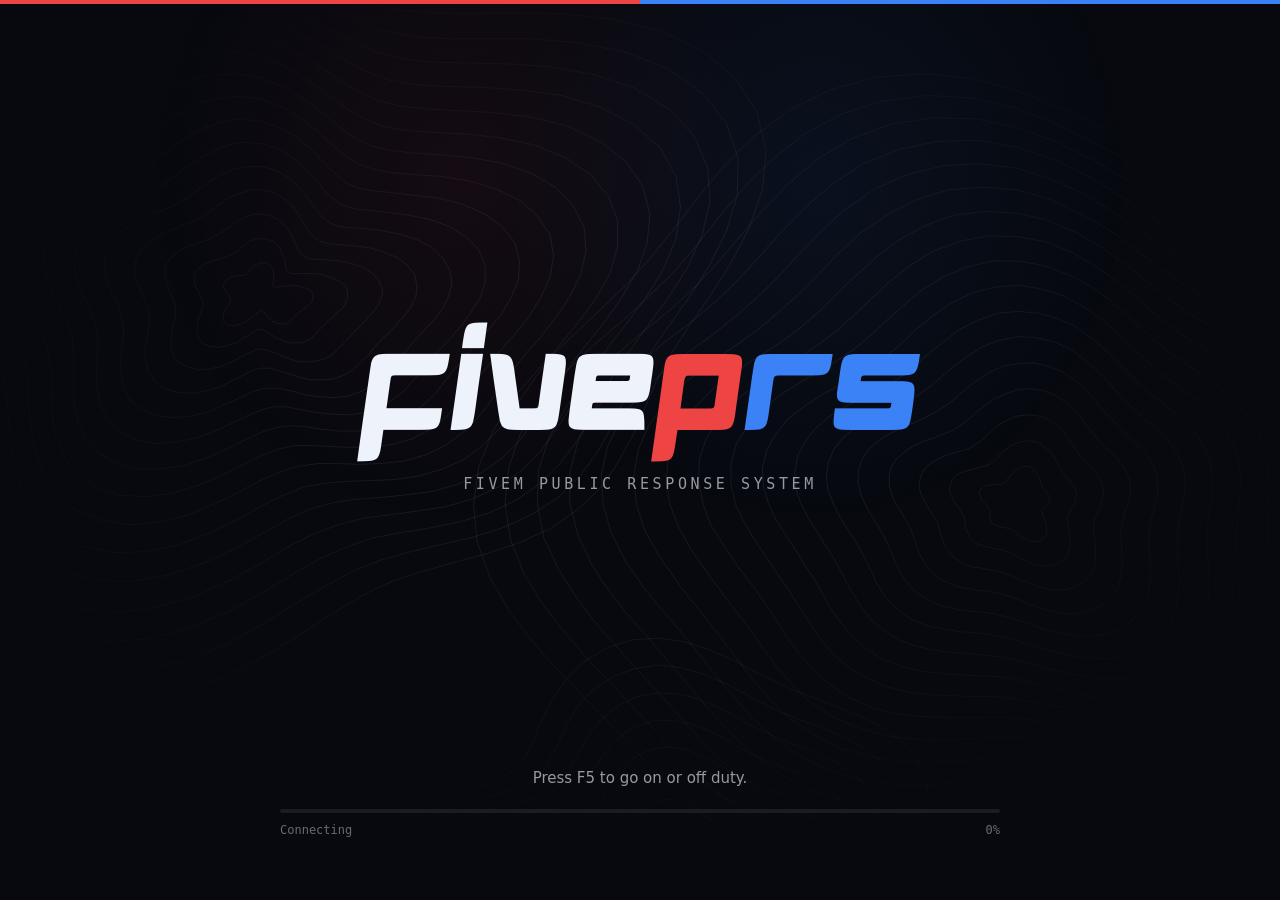
<file: loadscreen/index.html>
<!doctype html>
<html lang="en">
<head>
  <meta charset="utf-8">
  <title>FivePRS</title>
  <link rel="stylesheet" href="style.css">
</head>
<body>
  <div class="backdrop" aria-hidden="true">
    <div class="topo"></div>
    <div class="siren siren-red"></div>
    <div class="siren siren-blue"></div>
  </div>

  <div class="lightbar" aria-hidden="true"></div>

  <main class="content">
    <p id="server-name" class="eyebrow"></p>
    <h1 class="wordmark">five<span class="red">p</span><span class="blue">rs</span></h1>
    <p class="tagline">FiveM Public Response System</p>

    <section id="welcome" class="welcome" hidden>
      <p class="welcome-title">Welcome back, <span id="welcome-name"></span></p>
      <p id="welcome-detail" class="welcome-detail"></p>
    </section>
  </main>

  <footer class="footer">
    <p id="tip" class="tip"></p>
    <div class="progress" aria-hidden="true"><div id="progress-bar" class="progress-bar"></div></div>
    <div class="status">
      <span id="status-text">Connecting</span>
      <span id="status-percent">0%</span>
    </div>
  </footer>

  <script src="config.js"></script>
  <script src="app.js"></script>
</body>
</html>
</file>
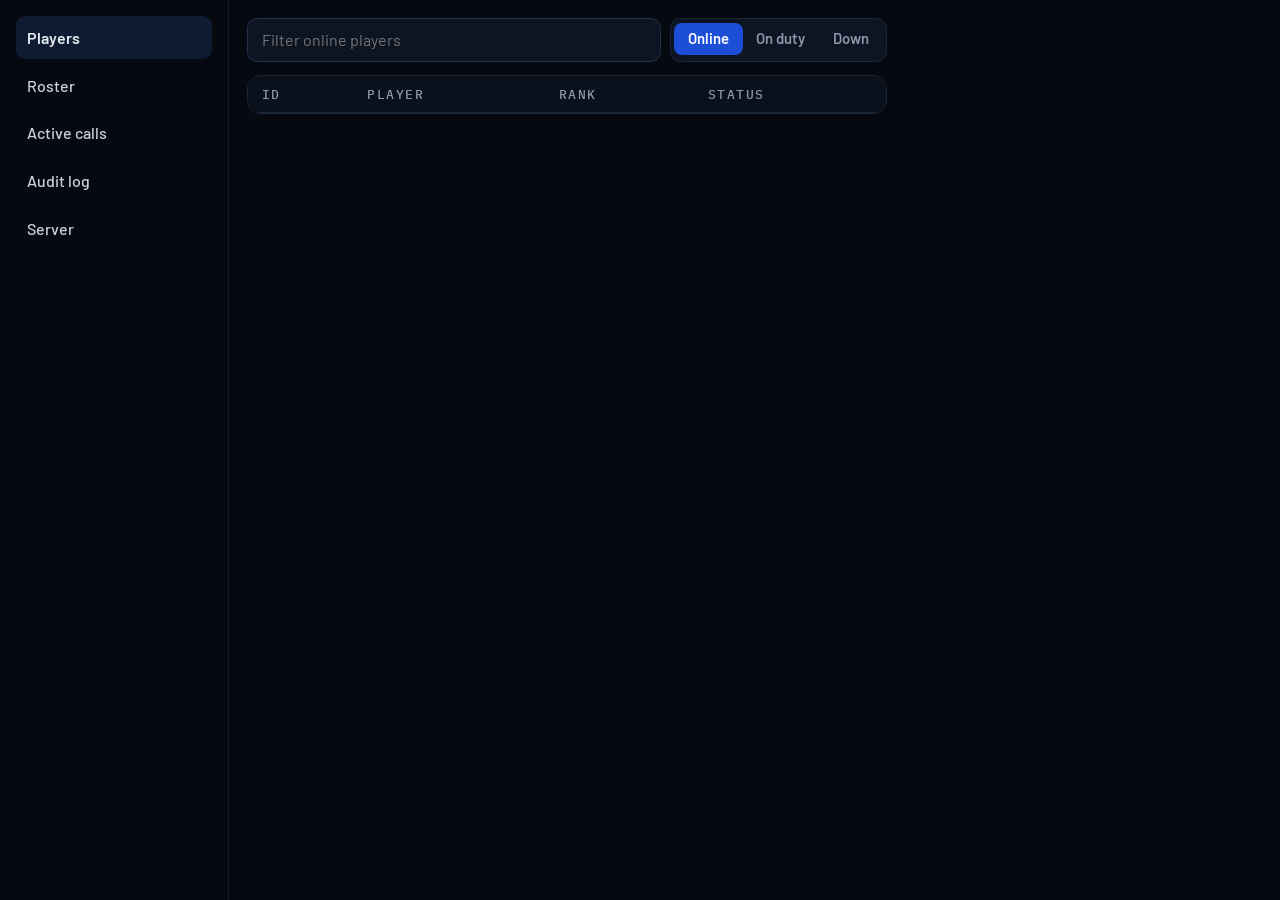
<file: nui/apps/admin/index.html>
<!doctype html>
<html lang="en">
<head>
  <meta charset="UTF-8">
  <title>Admin</title>
  <link rel="stylesheet" href="../../theme.css">
  <link rel="stylesheet" href="app.css">
</head>
<body>
  <main class="page">
    <nav class="nav">
      <button type="button" class="nav-item active" data-section="players">Players <span id="nav-players" class="nav-count"></span></button>
      <button type="button" class="nav-item" data-section="roster">Roster</button>
      <button type="button" class="nav-item" data-section="calls">Active calls <span id="nav-calls" class="nav-count"></span></button>
      <button type="button" class="nav-item" data-section="audit">Audit log</button>
      <button type="button" class="nav-item" data-section="server">Server</button>
      <p id="unrestricted" class="banner warn nav-banner" hidden>Department restriction is off, so anyone can join any department.</p>
    </nav>

    <section id="section-players" class="section players">
      <div class="list-column">
        <div class="list-toolbar">
          <input id="player-filter" class="input" placeholder="Filter online players" autocomplete="off" spellcheck="false" aria-label="Filter players">
          <div class="segmented">
            <button type="button" class="active" data-filter="all">Online</button>
            <button type="button" data-filter="duty">On duty</button>
            <button type="button" data-filter="down">Down</button>
          </div>
        </div>
        <div class="table-box">
          <table class="table">
            <thead><tr><th>ID</th><th>Player</th><th>Rank</th><th>Status</th></tr></thead>
            <tbody id="players"></tbody>
          </table>
          <p id="players-empty" class="empty" hidden>No players match.</p>
        </div>
      </div>

      <aside id="panel" class="panel" hidden>
        <div>
          <p id="panel-meta" class="eyebrow"></p>
          <p id="panel-name" class="display panel-name"></p>
          <p id="panel-license" class="mono muted panel-license"></p>
        </div>

        <p id="framework-note" class="banner info" hidden></p>
        <div id="rank-control" class="control">
          <label class="field">Rank<select id="rank" class="input"></select></label>
          <button type="button" class="button" data-act="setrank">Set</button>
        </div>
        <div id="xp-control" class="control">
          <label class="field">Grant XP<input id="xp" class="input mono" type="number" min="1" value="250"></label>
          <button type="button" class="button" data-act="addxp">Grant</button>
        </div>
        <div id="department-control" class="control">
          <label class="field">Department<select id="department" class="input"></select></label>
          <button type="button" class="button" data-act="setdept">Set</button>
        </div>

        <div id="roster-control">
          <p class="field-label">Rostered departments</p>
          <div id="roster" class="switches"></div>
        </div>

        <div class="panel-actions">
          <button type="button" class="button" data-act="revive">Revive</button>
          <button type="button" class="button" data-act="teleport">Teleport to</button>
          <button type="button" class="button danger wide" data-act="offduty">Force off duty</button>
        </div>
      </aside>
    </section>

    <section id="section-roster" class="section" hidden>
      <form id="search" class="list-toolbar">
        <input id="query" class="input" placeholder="Search offline players by name" autocomplete="off" spellcheck="false" aria-label="Search players">
        <button type="submit" class="button primary">Search</button>
      </form>
      <div class="table-box">
        <table class="table">
          <thead><tr><th>Player</th><th>Rank</th><th>Department</th><th>Roster</th></tr></thead>
          <tbody id="results"></tbody>
        </table>
        <p id="results-empty" class="empty" hidden>Search by name to find players who aren't online.</p>
      </div>
    </section>

    <section id="section-calls" class="section" hidden>
      <div class="table-box">
        <table class="table">
          <thead><tr><th>Call</th><th>Type</th><th>Area</th><th>Units</th><th></th></tr></thead>
          <tbody id="calls"></tbody>
        </table>
        <p id="calls-empty" class="empty" hidden>No active calls.</p>
      </div>
    </section>

    <section id="section-audit" class="section" hidden>
      <div class="table-box">
        <table class="table">
          <thead><tr><th>When</th><th>Action</th><th>By</th><th>Details</th></tr></thead>
          <tbody id="audit"></tbody>
        </table>
        <p id="audit-empty" class="empty" hidden>Nothing logged yet.</p>
      </div>
    </section>

    <section id="section-server" class="section" hidden>
      <div id="warnings" class="warnings"></div>
      <dl id="facts" class="facts"></dl>
      <div class="card addons">
        <div class="card-head">
          <h2 class="heading">Addons</h2>
          <span id="addon-count" class="eyebrow"></span>
        </div>
        <ul id="addons" class="addon-list"></ul>
        <p id="addons-empty" class="empty" hidden>No addons are running. Find some on fiveprs.org/assets.</p>
      </div>
    </section>
  </main>

  <script src="../../kit.js"></script>
  <script src="../../app-sdk.js"></script>
  <script src="app.js"></script>
</body>
</html>
</file>
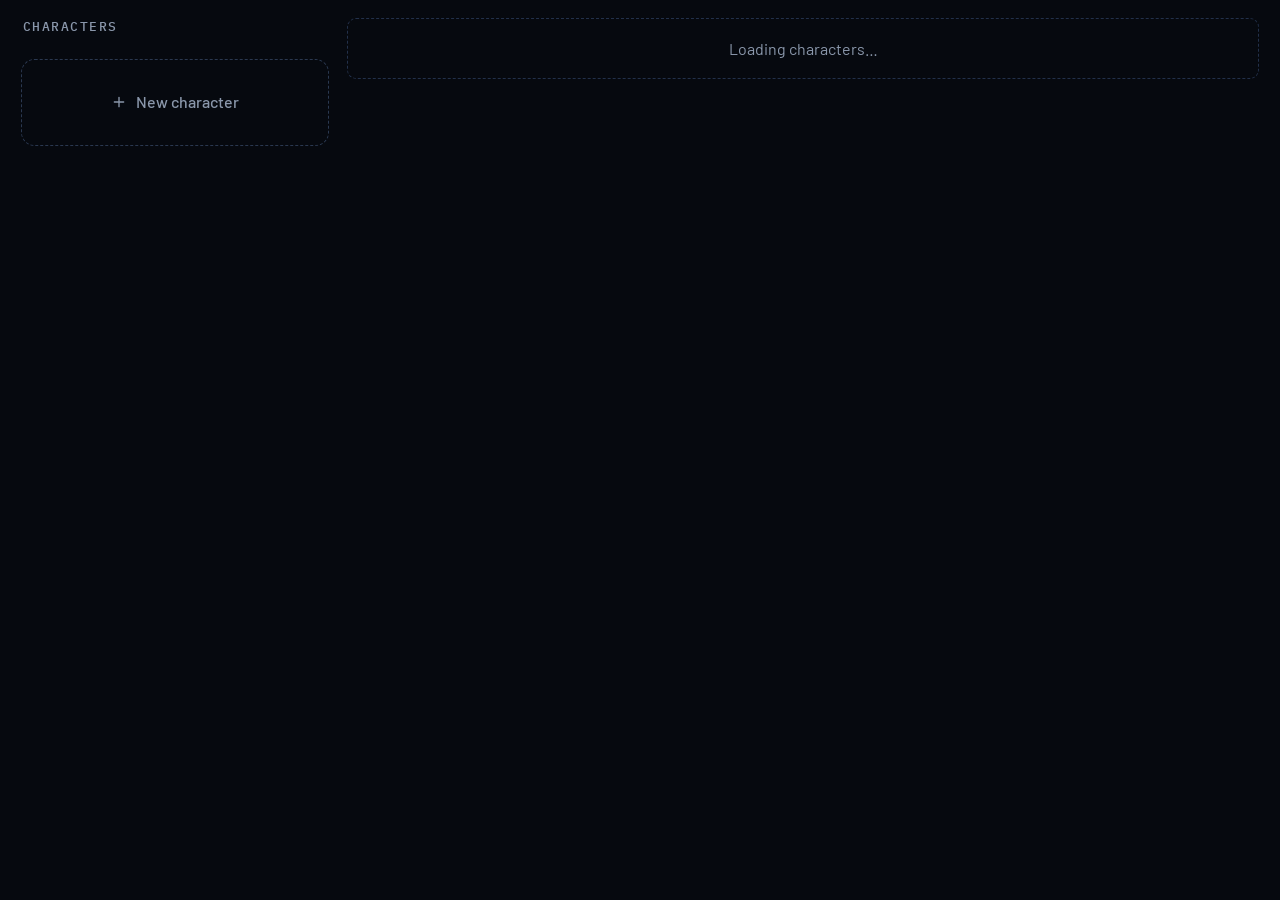
<file: nui/apps/characters/index.html>
<!doctype html>
<html lang="en">
<head>
  <meta charset="UTF-8">
  <title>Characters</title>
  <link rel="stylesheet" href="../../theme.css">
  <link rel="stylesheet" href="app.css">
</head>
<body>
  <main class="page">
    <aside class="rail">
      <div class="rail-head">
        <span class="eyebrow">Characters</span>
        <span id="slots" class="eyebrow"></span>
      </div>
      <div id="characters" class="rail-list"></div>
      <button id="new" type="button" class="new-character">
        <svg width="16" height="16" viewBox="0 0 24 24" fill="none" stroke="currentColor" stroke-width="2" stroke-linecap="round" aria-hidden="true"><path d="M12 5v14M5 12h14"></path></svg>
        <span id="new-label">New character</span>
      </button>
      <p id="managed-note" class="muted managed-note" hidden></p>
    </aside>

    <section class="main">
      <p id="loading" class="empty">Loading characters…</p>

      <form id="create" class="card create" hidden>
        <div class="card-head">
          <h2 class="heading">New character</h2>
          <button id="cancel" type="button" class="button small">Cancel</button>
        </div>
        <div class="create-grid">
          <label class="field">First name<input name="firstName" class="input" autocomplete="off" spellcheck="false" required></label>
          <label class="field">Last name<input name="lastName" class="input" autocomplete="off" spellcheck="false" required></label>
          <label class="field">Date of birth<input name="dateOfBirth" class="input mono" type="date" required></label>
          <label class="field">Gender<select name="gender" class="input" required></select></label>
        </div>
        <div class="create-actions">
          <span class="muted">You'll set up their appearance next.</span>
          <button type="submit" class="button primary">Create character</button>
        </div>
      </form>

      <p id="no-character" class="empty" hidden>Create your first character to get started.</p>

      <div id="content" class="profile" hidden>
        <div class="card identity">
          <div class="photo-column">
            <div id="photo" class="photo board identity-photo"></div>
            <div class="photo-actions">
              <button id="mugshot" type="button" class="button small accent">Take mugshot</button>
              <button id="photo-url-toggle" type="button" class="button small">Image link</button>
            </div>
            <form id="photo-url" class="photo-url" hidden>
              <input name="url" class="input" type="url" placeholder="https://…" autocomplete="off" spellcheck="false" aria-label="Image link">
              <div class="photo-url-actions">
                <button id="photo-remove" type="button" class="button small danger">Remove photo</button>
                <button type="submit" class="button small primary">Use link</button>
              </div>
            </form>
          </div>

          <div class="identity-info">
            <div class="identity-head">
              <div>
                <p id="citizen" class="eyebrow"></p>
                <h1 id="name" class="display identity-name"></h1>
              </div>
              <span id="record-pill" class="pill"></span>
            </div>

            <dl class="facts">
              <div><dt class="eyebrow">Born</dt><dd id="dob" class="mono"></dd></div>
              <div><dt class="eyebrow">Age</dt><dd id="age" class="mono"></dd></div>
              <div><dt class="eyebrow">Sex</dt><dd id="sex"></dd></div>
              <div><dt class="eyebrow">State ID</dt><dd id="state-id" class="mono"></dd></div>
            </dl>

            <div class="tiles">
              <div class="tile"><span class="tile-icon amber"><svg viewBox="0 0 24 24" aria-hidden="true"><rect x="3" y="5" width="18" height="14" rx="2"></rect><circle cx="9" cy="12" r="2"></circle><path d="M14 10h4M14 14h3"></path></svg></span><span><span id="tile-licenses" class="tile-title"></span><span id="tile-licenses-detail" class="tile-detail"></span></span></div>
              <div class="tile"><span class="tile-icon grey"><svg viewBox="0 0 24 24" aria-hidden="true"><path d="M5 16l1.5-5h11L19 16M4 16h16v3H4zM7 19v2M17 19v2"></path></svg></span><span><span id="tile-vehicles" class="tile-title"></span><span id="tile-vehicles-detail" class="tile-detail"></span></span></div>
              <div class="tile"><span id="tile-record-icon" class="tile-icon green"><svg viewBox="0 0 24 24" aria-hidden="true"><path d="M12 3l8 3v6c0 5-3.5 8.5-8 10-4.5-1.5-8-5-8-10V6z M9 12l2 2 4-4"></path></svg></span><span><span id="tile-record" class="tile-title"></span><span id="tile-record-detail" class="tile-detail"></span></span></div>
            </div>

            <div class="identity-actions">
              <button id="appearance" type="button" class="button">Edit appearance</button>
              <span id="appearance-note" class="muted" hidden>Change your look at your station's locker, or go off duty.</span>
              <button id="delete" type="button" class="button danger">Delete</button>
            </div>
          </div>
        </div>

        <div class="card">
          <div class="card-head">
            <h2 class="heading">My record</h2>
            <span class="muted">What police see when they run your name</span>
          </div>
          <div id="records" class="timeline"></div>
          <p id="records-empty" class="empty" hidden>No citations, arrests, warnings or warrants. Keep it that way.</p>
        </div>
      </div>
    </section>

    <div id="review" class="review" hidden>
      <div class="card review-card">
        <h2 class="heading">New mugshot</h2>
        <div class="photo board review-photo"><img id="review-image" alt="Mugshot preview"></div>
        <div class="review-actions">
          <button id="review-cancel" type="button" class="button">Discard</button>
          <button id="review-retake" type="button" class="button">Retake</button>
          <button id="review-use" type="button" class="button primary">Use photo</button>
        </div>
      </div>
    </div>
  </main>
  <p id="toast" class="toast" hidden></p>

  <script src="../../kit.js"></script>
  <script src="../../cards.js"></script>
  <script src="../../app-sdk.js"></script>
  <script src="../shared/civilian.js"></script>
  <script src="app.js"></script>
</body>
</html>
</file>
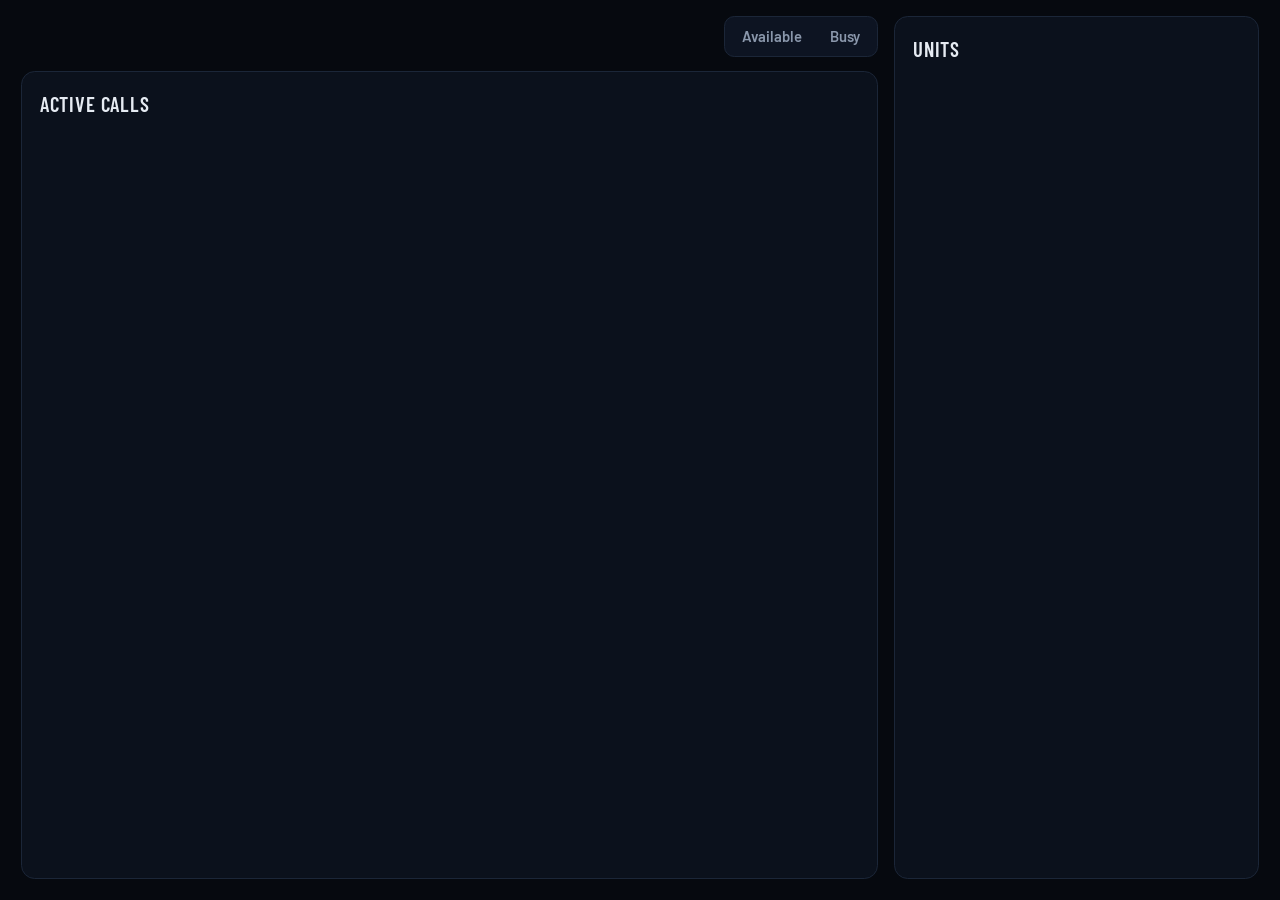
<file: nui/apps/dispatch/index.html>
<!doctype html>
<html lang="en">
<head>
  <meta charset="UTF-8">
  <title>Dispatch</title>
  <link rel="stylesheet" href="../../theme.css">
  <link rel="stylesheet" href="app.css">
</head>
<body>
  <main class="page">
    <section class="main">
      <div class="toolbar">
        <div class="me">
          <span id="me-icon" class="dept-slot"></span>
          <div>
            <p id="me-callsign" class="me-callsign"></p>
            <p id="me-detail" class="muted"></p>
          </div>
        </div>
        <div class="status-control">
          <span id="status-hint" class="muted"></span>
          <div class="segmented">
            <button type="button" data-status="Available">Available</button>
            <button type="button" data-status="Busy">Busy</button>
          </div>
        </div>
      </div>

      <div id="offer" class="card offer" hidden>
        <div class="call-main">
          <div class="call-tags">
            <span id="offer-code" class="code"></span>
            <span class="eyebrow">Incoming call</span>
            <span id="offer-countdown" class="mono countdown"></span>
          </div>
          <p id="offer-title" class="display call-name"></p>
          <p id="offer-description" class="call-text"></p>
          <div class="offer-track" aria-hidden="true"><div id="offer-bar" class="offer-bar"></div></div>
        </div>
        <div class="call-buttons">
          <button type="button" class="button primary" data-action="offer-accept">Accept</button>
          <button type="button" class="button" data-action="offer-decline">Decline</button>
        </div>
      </div>

      <div id="active" class="card active" hidden>
        <div class="call-main">
          <div class="call-tags">
            <span id="active-code" class="code"></span>
            <span id="active-tag" class="eyebrow active-tag"></span>
          </div>
          <p id="active-title" class="display call-name"></p>
          <p id="active-description" class="call-text"></p>
          <div id="active-units" class="chips"></div>
        </div>
        <div class="call-buttons">
          <button type="button" class="button" data-action="backup">Request backup</button>
          <button type="button" class="button alert" data-action="end-call">End call</button>
        </div>
      </div>

      <div class="card calls">
        <div class="card-head">
          <h2 class="heading">Active calls</h2>
          <span id="call-count" class="eyebrow"></span>
        </div>
        <div id="calls" class="call-list"></div>
        <p id="calls-empty" class="empty" hidden>No active calls. Stay available and calls will come to you.</p>
      </div>
    </section>

    <aside class="card units">
      <div class="card-head">
        <h2 class="heading">Units</h2>
        <span id="unit-count" class="eyebrow"></span>
      </div>
      <div id="units" class="unit-groups"></div>
    </aside>
  </main>

  <script src="../../kit.js"></script>
  <script src="../../app-sdk.js"></script>
  <script src="app.js"></script>
</body>
</html>
</file>
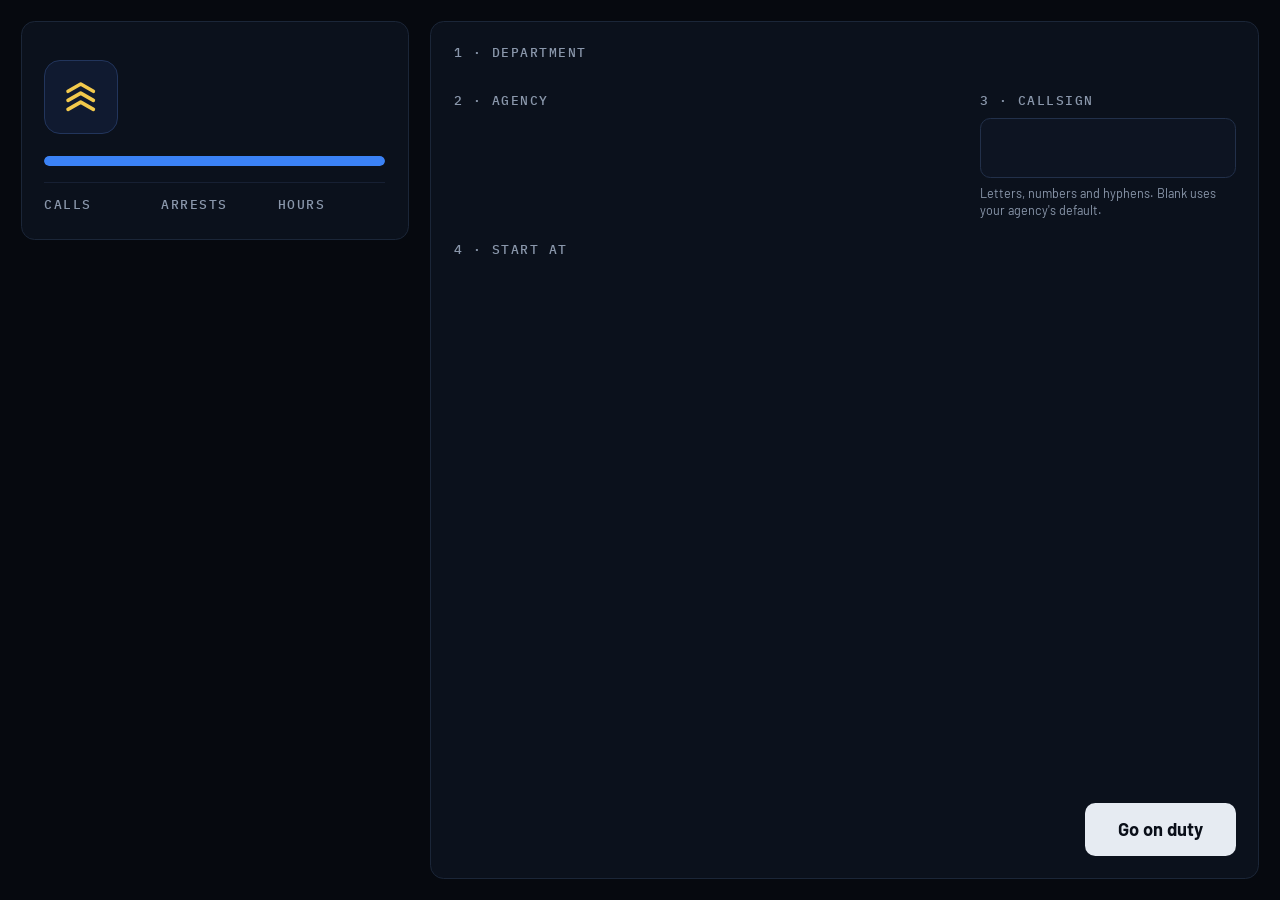
<file: nui/apps/duty/index.html>
<!doctype html>
<html lang="en">
<head>
  <meta charset="UTF-8">
  <title>Duty</title>
  <link rel="stylesheet" href="../../theme.css">
  <link rel="stylesheet" href="app.css">
</head>
<body>
  <main class="page">
    <aside class="side">
      <div class="card profile">
        <p id="greeting" class="eyebrow"></p>
        <div class="rank">
          <span class="insignia"><svg viewBox="0 0 24 24" aria-hidden="true"><path d="M5 9l7-4 7 4M5 14l7-4 7 4M5 19l7-4 7 4"></path></svg></span>
          <div>
            <p id="rank-name" class="display rank-name"></p>
            <p id="rank-detail" class="muted"></p>
          </div>
        </div>
        <div id="progress">
          <div class="xp-head"><span id="next-rank"></span><span id="xp" class="mono"></span></div>
          <div class="xp-track" aria-hidden="true"><div id="xp-bar" class="xp-bar"></div></div>
        </div>
        <div class="stats">
          <div><p class="eyebrow">Calls</p><p id="stat-calls" class="stat"></p></div>
          <div><p class="eyebrow">Arrests</p><p id="stat-arrests" class="stat"></p></div>
          <div><p class="eyebrow">Hours</p><p id="stat-hours" class="stat"></p></div>
        </div>
      </div>
    </aside>

    <section id="off-duty" class="card steps">
      <div>
        <p class="eyebrow step-label">1 · Department</p>
        <div id="departments" class="choice-row"></div>
        <p id="no-departments" class="empty" hidden>No departments are available to you on this server.</p>
      </div>

      <div class="step-pair">
        <div id="agency-step">
          <p class="eyebrow step-label">2 · Agency</p>
          <div id="agencies" class="choice-grid"></div>
        </div>
        <label class="callsign-field">
          <span class="eyebrow step-label">3 · Callsign</span>
          <input id="callsign" class="input mono callsign" type="text" autocomplete="off" spellcheck="false">
          <span class="muted hint">Letters, numbers and hyphens. Blank uses your agency's default.</span>
        </label>
      </div>

      <div id="start-step">
        <p class="eyebrow step-label">4 · Start at</p>
        <div id="starts" class="choice-row"></div>
        <div id="stations" class="station-grid"></div>
      </div>

      <div class="submit">
        <span id="summary" class="muted"></span>
        <button id="enter" type="button" class="button primary submit-button">Go on duty</button>
      </div>
    </section>

    <section id="on-duty" class="card on-duty" hidden>
      <p class="eyebrow">On duty</p>
      <div class="unit">
        <span id="unit-icon" class="dept-slot"></span>
        <div>
          <p id="unit-callsign" class="display unit-callsign"></p>
          <p id="unit-agency" class="muted"></p>
        </div>
      </div>
      <p class="muted on-duty-note">Calls are offered through Dispatch. Use the station locker or armory to change your gear.</p>
      <button id="off" type="button" class="button danger off-button">Go off duty</button>
    </section>
  </main>
  <p id="toast" class="toast" hidden></p>

  <script src="../../kit.js"></script>
  <script src="../../app-sdk.js"></script>
  <script src="app.js"></script>
</body>
</html>
</file>
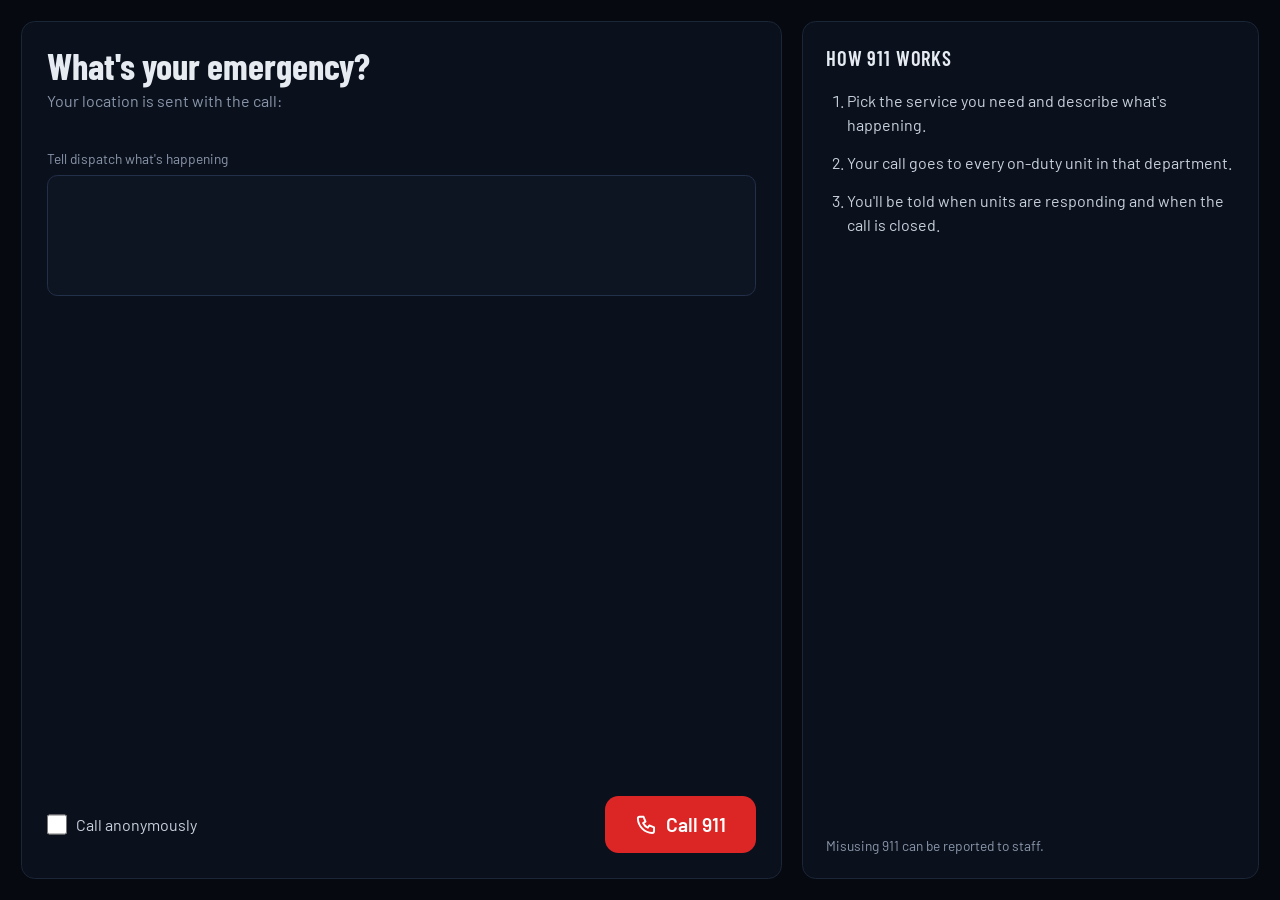
<file: nui/apps/emergency/index.html>
<!doctype html>
<html lang="en">
<head>
  <meta charset="UTF-8">
  <title>911</title>
  <link rel="stylesheet" href="../../theme.css">
  <link rel="stylesheet" href="app.css">
</head>
<body>
  <main class="page">
    <form id="form" class="card call-form">
      <div>
        <h1 class="display call-title">What's your emergency?</h1>
        <p class="muted call-location">Your location is sent with the call: <span id="location" class="call-place"></span></p>
      </div>

      <div id="services" class="services"></div>

      <label class="field">Tell dispatch what's happening
        <textarea name="description" class="input call-description" rows="4" required></textarea>
      </label>

      <div class="call-actions">
        <label class="anonymous"><input name="anonymous" type="checkbox">Call anonymously</label>
        <span id="counter" class="mono muted"></span>
        <button id="submit" type="submit" class="button call-button">
          <svg viewBox="0 0 24 24" aria-hidden="true"><path d="M5 4h4l2 5-2.5 1.5a11 11 0 0 0 5 5L15 13l5 2v4a2 2 0 0 1-2 2A16 16 0 0 1 3 6a2 2 0 0 1 2-2z"></path></svg>
          <span id="submit-label">Call 911</span>
        </button>
      </div>
    </form>

    <aside class="card side">
      <div id="idle">
        <h2 class="heading">How 911 works</h2>
        <ol class="steps">
          <li>Pick the service you need and describe what's happening.</li>
          <li>Your call goes to every on-duty unit in that department.</li>
          <li>You'll be told when units are responding and when the call is closed.</li>
        </ol>
        <p class="muted side-note">Misusing 911 can be reported to staff.</p>
      </div>

      <div id="active" hidden>
        <div class="card-head">
          <h2 class="heading">Your call</h2>
          <span id="call-id" class="mono muted"></span>
        </div>
        <p id="call-description" class="call-quote"></p>
        <ol id="timeline" class="timeline"></ol>
        <button id="cancel" type="button" class="button danger cancel">Cancel call</button>
      </div>
    </aside>
  </main>
  <p id="toast" class="toast" hidden></p>

  <script src="../../kit.js"></script>
  <script src="../../app-sdk.js"></script>
  <script src="app.js"></script>
</body>
</html>
</file>
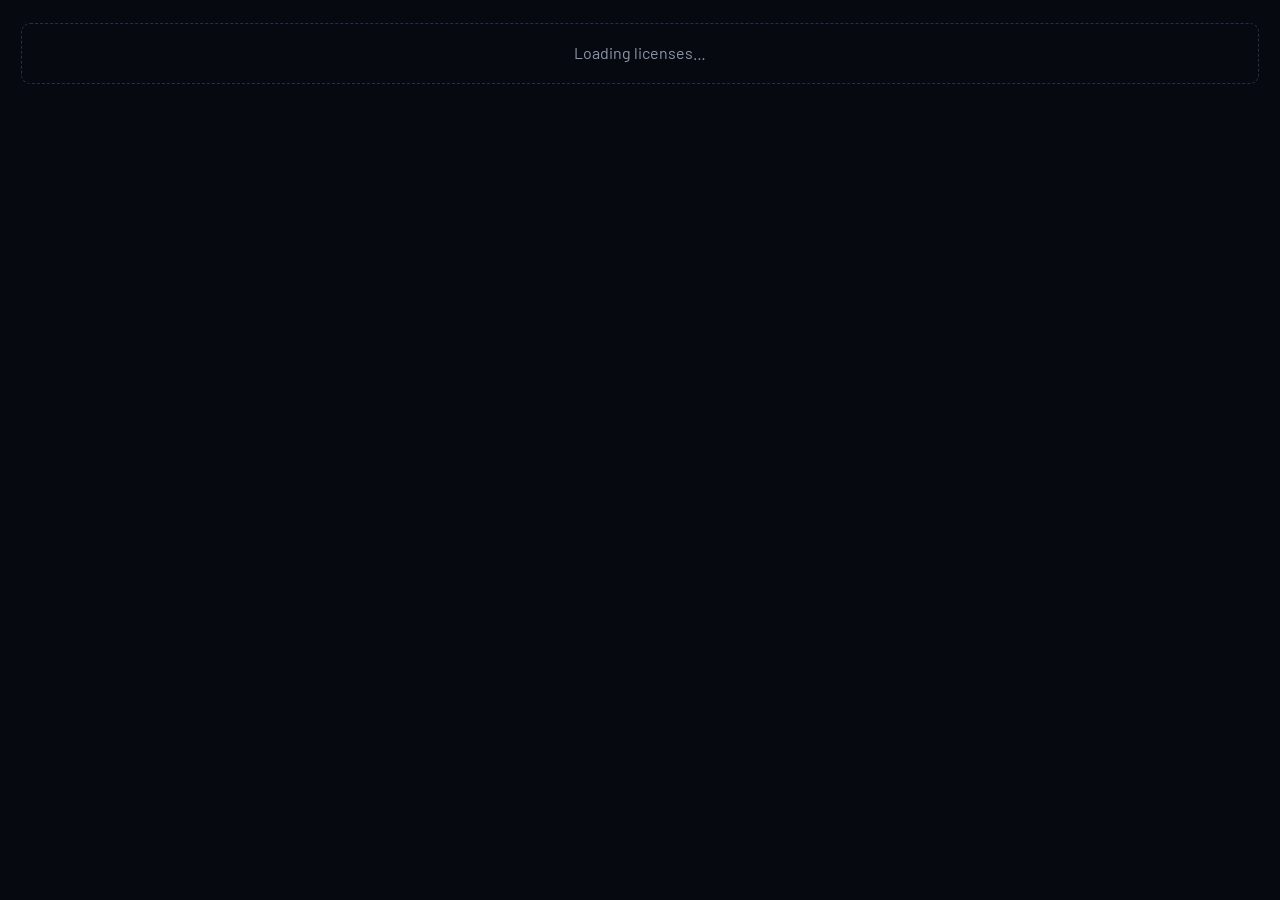
<file: nui/apps/licenses/index.html>
<!doctype html>
<html lang="en">
<head>
  <meta charset="UTF-8">
  <title>Licenses</title>
  <link rel="stylesheet" href="../../theme.css">
  <link rel="stylesheet" href="../../cards.css">
  <link rel="stylesheet" href="app.css">
</head>
<body>
  <main class="page">
    <p id="loading" class="empty">Loading licenses…</p>
    <p id="no-character" class="empty" hidden>Create a character in the Characters app to apply for licenses.</p>

    <div id="content" class="wallet" hidden>
      <section class="showcase">
        <div id="card-slot"></div>
        <p id="card-empty" class="empty card-empty" hidden>You don't hold any licenses yet. Apply for one from the list.</p>
        <div id="card-actions" class="card-actions">
          <button id="show" type="button" class="button">Show to nearby person</button>
          <span id="card-note" class="muted"></span>
        </div>
      </section>

      <section class="list">
        <h2 class="heading">All licenses</h2>
        <div id="licenses" class="license-grid"></div>
        <p class="muted list-note">Card art, colours and issuers come from licenses.json, so each server can match its own state or city.</p>
      </section>
    </div>
  </main>
  <p id="toast" class="toast" hidden></p>

  <script src="../../kit.js"></script>
  <script src="../../cards.js"></script>
  <script src="../../app-sdk.js"></script>
  <script src="../shared/civilian.js"></script>
  <script src="app.js"></script>
</body>
</html>
</file>
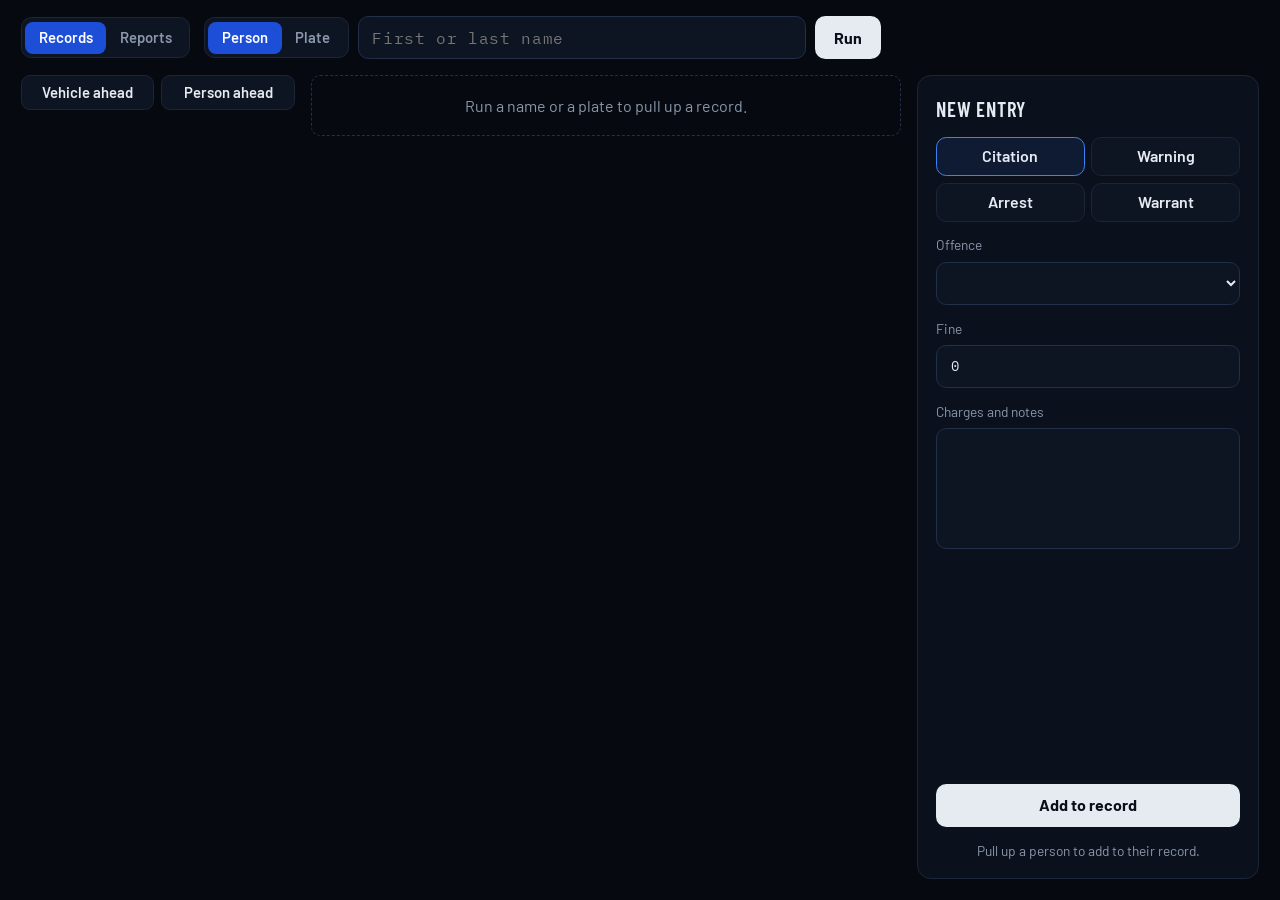
<file: nui/apps/records/index.html>
<!doctype html>
<html lang="en">
<head>
  <meta charset="UTF-8">
  <title>Records</title>
  <link rel="stylesheet" href="../../theme.css">
  <link rel="stylesheet" href="app.css">
</head>
<body>
  <main class="page">
    <div class="toolbar">
      <div id="tabs" class="segmented medical-only">
        <button type="button" class="active" data-tab="records">Records</button>
        <button type="button" data-tab="reports">Reports <span id="draft-count" class="tab-count"></span></button>
      </div>
      <form id="search" class="search">
        <div class="segmented">
          <button type="button" class="active" data-mode="name">Person</button>
          <button type="button" data-mode="plate">Plate</button>
        </div>
        <input id="term" class="input mono search-input" autocomplete="off" spellcheck="false" aria-label="Search">
        <button type="submit" class="button primary">Run</button>
      </form>
    </div>

    <div id="reports-view" class="reports" hidden>
      <aside class="report-list">
        <p class="eyebrow">Drafts</p>
        <div id="drafts" class="result-list"></div>
        <p id="drafts-empty" class="empty">No drafts. A report is drafted when your crew closes a call.</p>

        <form id="report-search" class="report-search">
          <p class="eyebrow">Filed reports</p>
          <input id="report-term" class="input" maxlength="60" placeholder="Address, call number or plate" autocomplete="off" spellcheck="false" aria-label="Search filed reports">
          <div class="report-search-row">
            <input id="report-date" class="input mono" type="date" aria-label="Date">
            <button type="submit" class="button primary">Search</button>
          </div>
        </form>
        <div id="filed" class="result-list"></div>
        <p id="filed-empty" class="empty" hidden>No filed reports match.</p>
      </aside>

      <section class="report-detail">
        <p id="report-placeholder" class="empty placeholder">Pick a draft to review it, or search filed reports.</p>
        <div id="report" class="card report" hidden>
          <div class="report-head">
            <div>
              <p id="report-kind" class="eyebrow"></p>
              <h1 id="report-title" class="display report-title"></h1>
              <p id="report-meta" class="mono muted"></p>
            </div>
            <span id="report-status" class="pill"></span>
          </div>
          <dl id="report-facts" class="report-facts"></dl>
          <label id="report-editor" class="field">Narrative
            <textarea id="report-narrative" class="input report-narrative" rows="12"></textarea>
          </label>
          <p id="report-text" class="report-text" hidden></p>
          <div id="report-actions" class="report-actions">
            <button id="report-save" type="button" class="button">Save draft</button>
            <button id="report-file" type="button" class="button primary">File report</button>
          </div>
          <p id="report-note" class="muted report-note"></p>
        </div>
      </section>
    </div>

    <div id="records-view" class="columns">
      <aside class="results">
        <div id="stop" class="card stop" hidden>
          <p class="eyebrow">Current stop</p>
          <p id="stop-title" class="stop-title"></p>
          <p id="stop-sub" class="muted stop-sub"></p>
          <div id="stop-actions" class="stop-actions"></div>
        </div>
        <div class="field-actions">
          <button type="button" class="button small police-only" data-field="vehicleAhead">Vehicle ahead</button>
          <button type="button" class="button small" data-field="personAhead">Person ahead</button>
        </div>
        <p id="results-title" class="eyebrow" hidden></p>
        <div id="results" class="result-list"></div>
        <p id="results-empty" class="empty" hidden>No matches.</p>
      </aside>

      <section class="file">
        <p id="placeholder" class="empty placeholder">Run a name or a plate to pull up a record.</p>

        <div id="record" class="record" hidden>
          <div id="warrant" class="banner bad" hidden>
            <svg class="banner-icon" viewBox="0 0 24 24" aria-hidden="true"><path d="M12 3l10 18H2z M12 10v5 M12 18v.5"></path></svg>
            <strong id="warrant-title">ACTIVE WARRANT</strong>
            <span id="warrant-detail"></span>
          </div>

          <div class="card person">
            <div id="photo" class="photo board person-photo"></div>
            <div class="person-info">
              <div class="person-head">
                <div>
                  <h1 id="name" class="display person-name"></h1>
                  <p id="details" class="mono muted"></p>
                  <p id="plate-match" class="plate-match" hidden></p>
                </div>
                <button id="back" type="button" class="button small">Back to results</button>
              </div>
              <div id="flags" class="flags"></div>
            </div>
          </div>

          <div class="card police-only">
            <div class="card-head"><h2 class="heading">Licenses</h2></div>
            <div id="licenses" class="license-list"></div>
          </div>

          <div class="card police-only">
            <div class="card-head"><h2 class="heading">Vehicles</h2></div>
            <div id="vehicles" class="vehicle-list"></div>
            <p id="vehicles-empty" class="empty" hidden>No registered vehicles.</p>
          </div>

          <div class="card">
            <div class="card-head"><h2 id="history-title" class="heading">History</h2></div>
            <div id="history" class="timeline"></div>
            <p id="history-empty" class="empty" hidden></p>
          </div>
        </div>
      </section>

      <form id="entry" class="card entry-form">
        <h2 id="entry-title" class="heading">New entry</h2>
        <div id="types" class="type-grid police-only">
          <button type="button" class="button active" data-type="0">Citation</button>
          <button type="button" class="button" data-type="2">Warning</button>
          <button type="button" class="button" data-type="1">Arrest</button>
          <button type="button" class="button" data-type="3">Warrant</button>
        </div>
        <label id="offence-field" class="field">Offence
          <select id="offence" class="input"></select>
        </label>
        <label id="fine-field" class="field">Fine
          <input id="fine" class="input mono" type="number" min="0" step="1" value="0">
        </label>
        <label id="notes-label" class="field"><span id="notes-text">Charges and notes</span>
          <textarea id="notes" class="input notes" rows="5" required></textarea>
        </label>
        <button id="submit" type="submit" class="button primary entry-submit">Add to record</button>
        <p id="entry-hint" class="muted entry-hint">Pull up a person to add to their record.</p>
      </form>
    </div>
  </main>
  <p id="toast" class="toast" hidden></p>

  <script src="../../kit.js"></script>
  <script src="../../cards.js"></script>
  <script src="../../app-sdk.js"></script>
  <script src="app.js"></script>
</body>
</html>
</file>
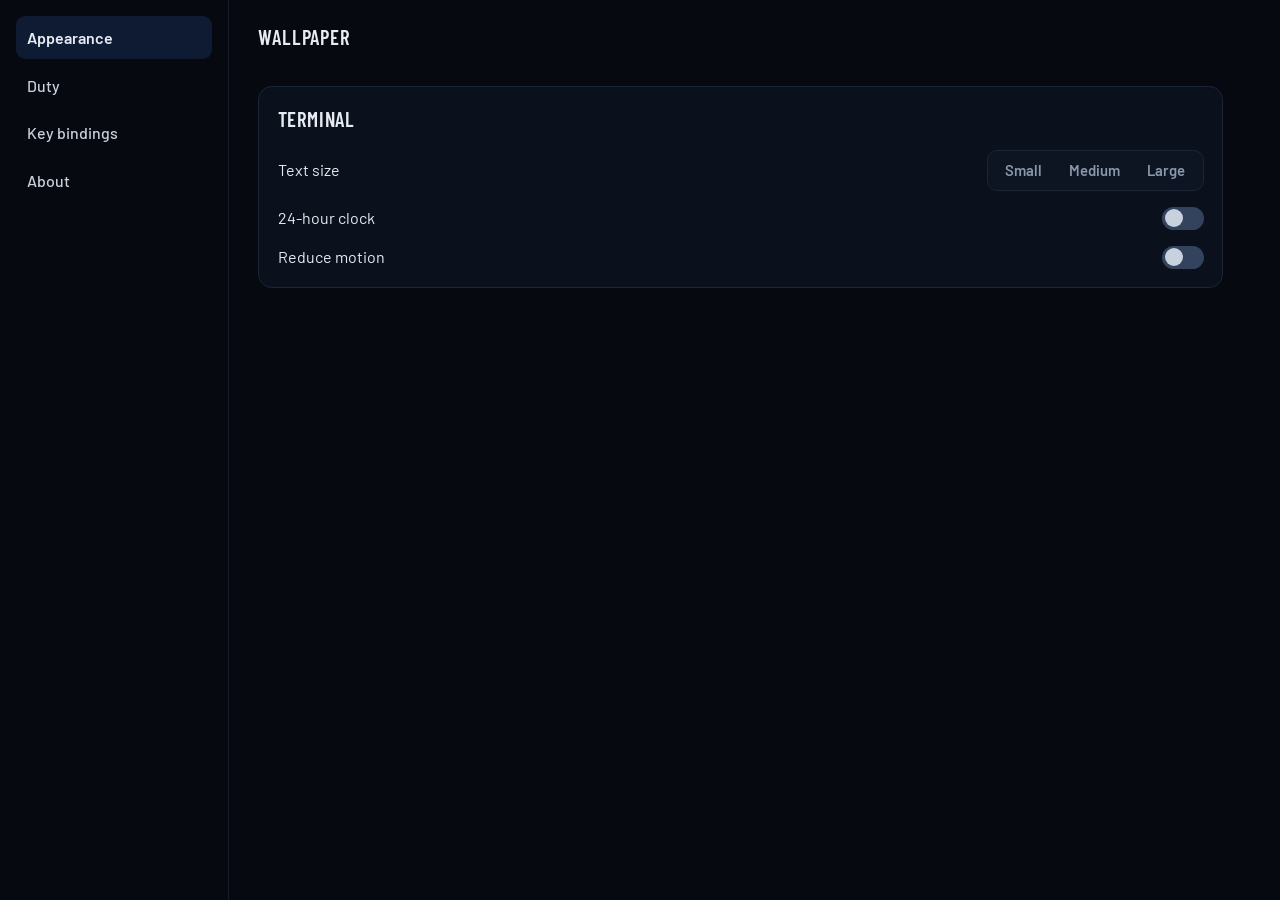
<file: nui/apps/settings/index.html>
<!doctype html>
<html lang="en">
<head>
  <meta charset="UTF-8">
  <title>Settings</title>
  <link rel="stylesheet" href="../../theme.css">
  <link rel="stylesheet" href="app.css">
</head>
<body>
  <main class="page">
    <nav class="nav">
      <button type="button" class="nav-item active" data-section="appearance">Appearance</button>
      <button type="button" class="nav-item" data-section="duty">Duty</button>
      <button type="button" class="nav-item" data-section="sound" hidden>Sound</button>
      <button type="button" class="nav-item" data-section="keys">Key bindings</button>
      <button type="button" class="nav-item" data-section="about">About</button>
    </nav>

    <section id="section-appearance" class="section">
      <div>
        <h2 class="heading">Wallpaper</h2>
        <div id="wallpapers" class="wallpapers"></div>
        <form id="custom" class="custom" hidden>
          <input id="custom-url" class="input" type="url" placeholder="Custom image link (https://…)" autocomplete="off" spellcheck="false" aria-label="Custom wallpaper link">
          <button type="submit" class="button primary">Use image</button>
        </form>
      </div>

      <div class="card settings">
        <h2 class="heading">Terminal</h2>
        <div class="setting">
          <span>Text size</span>
          <div class="segmented">
            <button type="button" data-text-size="s">Small</button>
            <button type="button" data-text-size="m">Medium</button>
            <button type="button" data-text-size="l">Large</button>
          </div>
        </div>
        <div class="setting">
          <span>24-hour clock</span>
          <button type="button" class="switch" role="switch" data-toggle="clock24" aria-label="24-hour clock"></button>
        </div>
        <div class="setting">
          <span>Reduce motion</span>
          <button type="button" class="switch" role="switch" data-toggle="reduceMotion" aria-label="Reduce motion"></button>
        </div>
      </div>
    </section>

    <section id="section-duty" class="section" hidden>
      <div class="card settings">
        <h2 class="heading">Duty</h2>
        <div class="setting">
          <span>
            <span class="setting-title">AI callouts</span>
            <span class="setting-detail">Off pauses AI callouts for you. Player 911 calls still reach you.</span>
          </span>
          <button id="ai" type="button" class="switch" role="switch" aria-label="AI callouts"></button>
        </div>
        <p id="ai-note" class="muted" hidden>Go on duty to change this.</p>
      </div>
    </section>

    <section id="section-sound" class="section" hidden>
      <div class="card settings">
        <h2 class="heading">Sound</h2>
        <label class="setting slider">
          <span>Terminal sounds</span>
          <input class="range" type="range" min="0" max="100" step="5" data-range="terminalVolume">
          <span class="mono value" data-value="terminalVolume"></span>
        </label>
        <label class="setting slider">
          <span>Dispatch tones</span>
          <input class="range" type="range" min="0" max="100" step="5" data-range="dispatchVolume">
          <span class="mono value" data-value="dispatchVolume"></span>
        </label>
        <div class="setting">
          <span>
            <span class="setting-title">Hold-the-channel alerts</span>
            <span class="setting-detail">The tone played when a major incident takes priority on the radio.</span>
          </span>
          <button type="button" class="switch" role="switch" data-toggle="holdChannel" aria-label="Hold-the-channel alerts"></button>
        </div>
      </div>
    </section>

    <section id="section-keys" class="section" hidden>
      <div class="card">
        <div class="card-head">
          <h2 class="heading">Key bindings</h2>
          <span class="muted">Change these in GTA Settings › Key Bindings › FiveM</span>
        </div>
        <div id="bindings" class="bindings"></div>
      </div>
    </section>

    <section id="section-about" class="section" hidden>
      <div class="card about">
        <img id="nameplate" class="about-nameplate" alt="FivePRS" hidden>
        <p id="wordmark" class="display about-name">FIVE<span class="about-accent">PRS</span></p>
        <p id="version" class="mono"></p>
        <p id="channel" class="muted"></p>
      </div>
    </section>
  </main>

  <script src="../../kit.js"></script>
  <script src="../../app-sdk.js"></script>
  <script src="app.js"></script>
</body>
</html>
</file>
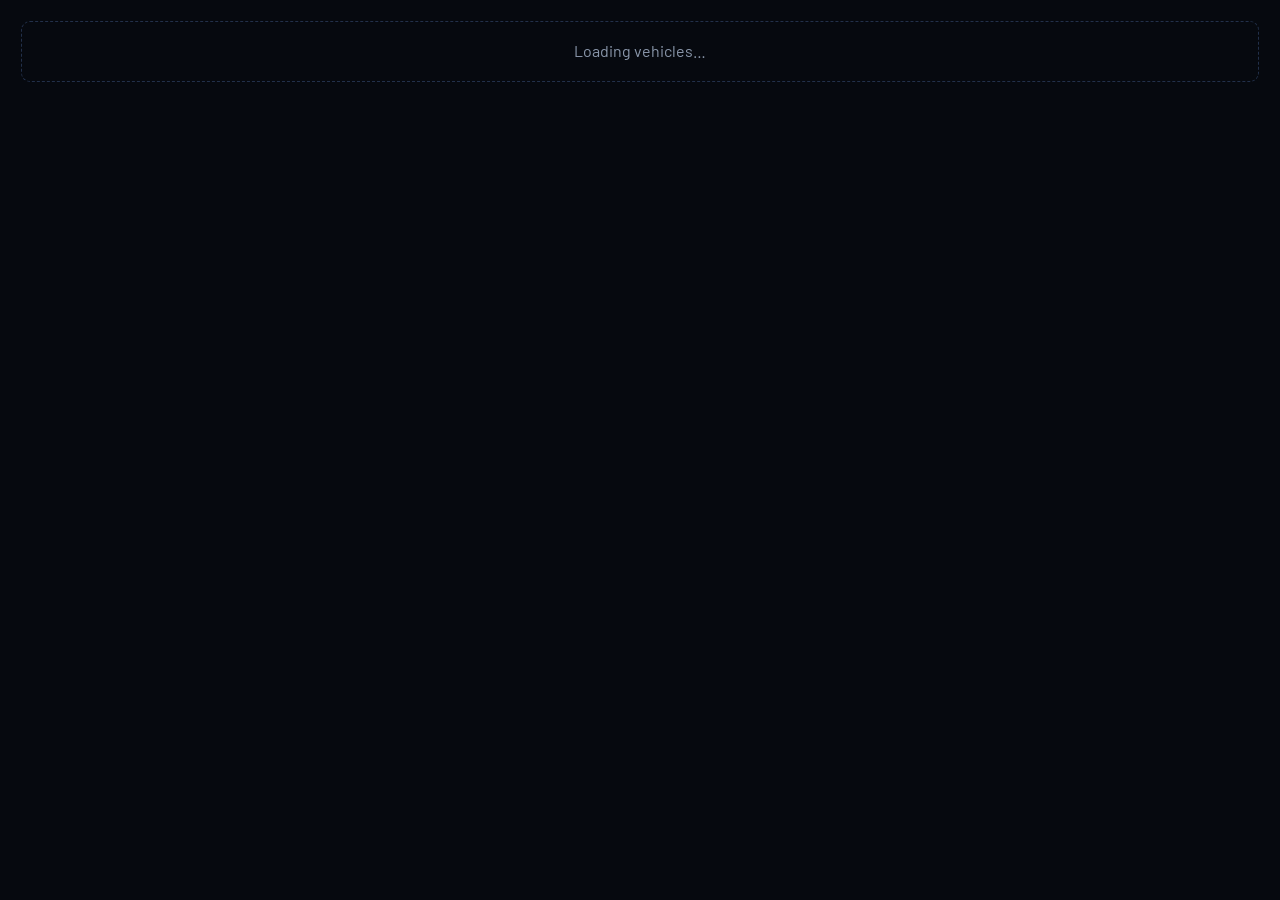
<file: nui/apps/vehicles/index.html>
<!doctype html>
<html lang="en">
<head>
  <meta charset="UTF-8">
  <title>Vehicles</title>
  <link rel="stylesheet" href="../../theme.css">
  <link rel="stylesheet" href="app.css">
</head>
<body>
  <main class="page">
    <p id="loading" class="empty">Loading vehicles…</p>
    <p id="no-character" class="empty" hidden>Create a character in the Characters app to register vehicles.</p>

    <div id="content" class="garage" hidden>
      <section class="column">
        <div id="current" class="current">
          <span class="current-icon"><svg viewBox="0 0 24 24" aria-hidden="true"><path d="M5 16l1.5-5h11L19 16M4 16h16v3H4zM7 19v2M17 19v2"></path></svg></span>
          <div class="current-text">
            <p class="eyebrow current-eyebrow">You're driving</p>
            <p id="current-title" class="current-title"></p>
            <p id="current-detail" class="muted"></p>
          </div>
          <button id="register" type="button" class="button primary">Register</button>
        </div>

        <div class="list-head">
          <h2 class="heading">My vehicles</h2>
          <span id="count" class="eyebrow"></span>
        </div>
        <div id="vehicles" class="vehicle-list"></div>
        <p id="vehicles-empty" class="empty" hidden>No registered vehicles. Get in the driver's seat of one you own to register it.</p>
      </section>

      <aside id="detail" class="column" hidden>
        <div class="slip">
          <div class="slip-head">
            <span class="slip-title">Vehicle registration</span>
            <span id="slip-issuer" class="slip-issuer"></span>
          </div>
          <dl class="slip-grid">
            <div><dt>Plate</dt><dd id="slip-plate" class="mono"></dd></div>
            <div><dt>Model</dt><dd id="slip-model"></dd></div>
            <div><dt>Owner</dt><dd id="slip-owner"></dd></div>
            <div><dt>State ID</dt><dd id="slip-id" class="mono"></dd></div>
            <div><dt>Issued</dt><dd id="slip-issued" class="mono"></dd></div>
            <div><dt>Status</dt><dd id="slip-status"></dd></div>
          </dl>
        </div>
        <div class="detail-actions">
          <button id="stolen" type="button" class="button"></button>
          <button id="remove" type="button" class="button danger">Remove registration</button>
        </div>
      </aside>
    </div>
  </main>
  <p id="toast" class="toast" hidden></p>

  <script src="../../kit.js"></script>
  <script src="../../cards.js"></script>
  <script src="../../app-sdk.js"></script>
  <script src="../shared/civilian.js"></script>
  <script src="app.js"></script>
</body>
</html>
</file>
<file: loadscreen/style.css>
@font-face {
  font-family: "Magz";
  src: url("Magz.otf") format("opentype");
}

:root {
  --bg: #07090f;
  --text: #eef2fb;
  --muted: rgba(238, 242, 251, 0.62);
  --subtle: rgba(238, 242, 251, 0.42);
  --line: rgba(255, 255, 255, 0.1);
  --red: #ef4444;
  --blue: #3b82f6;
  --mono: ui-monospace, "SFMono-Regular", Menlo, Consolas, monospace;
}

[hidden] {
  display: none !important;
}

* {
  box-sizing: border-box;
  margin: 0;
  padding: 0;
}

html,
body {
  height: 100%;
  overflow: hidden;
  background: var(--bg);
  color: var(--text);
  font-family: system-ui, -apple-system, "Segoe UI", Roboto, sans-serif;
  user-select: none;
}

.backdrop,
.topo,
.siren {
  position: fixed;
  inset: 0;
  pointer-events: none;
}

.topo {
  background: url("topo.svg") center / cover no-repeat;
  mask-image: radial-gradient(ellipse 70% 65% at 50% 45%, black 30%, transparent 85%);
  -webkit-mask-image: radial-gradient(ellipse 70% 65% at 50% 45%, black 30%, transparent 85%);
}

.siren {
  opacity: 0.3;
  animation: siren 3.2s ease-in-out infinite;
}

.siren-red {
  background: radial-gradient(ellipse 35% 55% at 36% 20%, rgba(239, 68, 68, 0.2), transparent 70%);
}

.siren-blue {
  background: radial-gradient(ellipse 35% 55% at 64% 20%, rgba(59, 130, 246, 0.22), transparent 70%);
  animation-delay: -1.6s;
}

@keyframes siren {
  0%, 100% { opacity: 0.3; }
  10% { opacity: 1; }
  20% { opacity: 0.4; }
  30% { opacity: 0.9; }
  50% { opacity: 0.3; }
}

.lightbar {
  position: fixed;
  inset: 0 0 auto 0;
  height: 4px;
  background: linear-gradient(90deg, var(--red) 0 50%, var(--blue) 50% 100%);
}

.content {
  position: relative;
  height: 100%;
  display: flex;
  flex-direction: column;
  align-items: center;
  justify-content: center;
  padding-bottom: 12vh;
  text-align: center;
}

.eyebrow {
  font-family: var(--mono);
  font-size: 13px;
  letter-spacing: 0.3em;
  text-transform: uppercase;
  color: var(--blue);
}

.wordmark {
  margin-top: 18px;
  font-family: "Magz", system-ui, sans-serif;
  font-weight: 400;
  font-size: clamp(72px, 12vw, 180px);
  line-height: 0.9;
}

.wordmark .red { color: var(--red); }
.wordmark .blue { color: var(--blue); }

.tagline {
  margin-top: 20px;
  font-family: var(--mono);
  font-size: 15px;
  letter-spacing: 0.24em;
  text-transform: uppercase;
  color: var(--muted);
}

.welcome {
  margin-top: 44px;
  padding: 16px 26px;
  border: 1px solid var(--line);
  border-radius: 12px;
  background: rgba(12, 16, 25, 0.75);
}

.welcome-title {
  font-size: 18px;
  font-weight: 600;
}

.welcome-detail {
  margin-top: 6px;
  font-size: 14px;
  color: var(--muted);
}

.footer {
  position: fixed;
  left: 50%;
  bottom: 7vh;
  width: min(720px, 80vw);
  transform: translateX(-50%);
}

.tip {
  min-height: 1.5em;
  margin-bottom: 18px;
  text-align: center;
  font-size: 15px;
  color: var(--muted);
  transition: opacity 0.4s ease;
}

.tip.fading {
  opacity: 0;
}

.progress {
  height: 4px;
  overflow: hidden;
  border-radius: 999px;
  background: rgba(255, 255, 255, 0.08);
}

.progress-bar {
  width: 0;
  height: 100%;
  border-radius: inherit;
  background: linear-gradient(90deg, var(--red), var(--blue));
  transition: width 0.4s ease;
}

.status {
  display: flex;
  justify-content: space-between;
  gap: 16px;
  margin-top: 10px;
  font-family: var(--mono);
  font-size: 12px;
  color: var(--subtle);
}

#status-text {
  overflow: hidden;
  white-space: nowrap;
  text-overflow: ellipsis;
}

@media (prefers-reduced-motion: reduce) {
  .siren { animation: none; }
  .tip, .progress-bar { transition: none; }
}
</file>
<file: nui/theme.css>
@import url("fonts.css");

:root {
  --bg: #06090f;
  --bar: #0a0f19;
  --surface: #0b111c;
  --surface-2: #0d1422;
  --surface-3: #101827;
  --line: #1b2638;
  --line-soft: #141c2b;
  --line-strong: #22304a;
  --text: #e6ebf2;
  --text-2: #c8d1de;
  --muted: #8a97ab;
  --accent: #3b82f6;
  --accent-strong: #1d4ed8;
  --accent-soft: #0f1b33;
  --accent-text: #93c5fd;
  --red: #ef4444;
  --red-text: #f87171;
  --red-soft: #3a1214;
  --red-line: #7f1d1d;
  --green: #4ade80;
  --green-soft: #0f2a1b;
  --amber: #fbbf24;
  --amber-soft: #2a1d07;
  --blue: #60a5fa;
  --blue-soft: #0d2340;
  --grey: #94a3b8;
  --grey-soft: #151c27;
  --font: "Barlow", "Segoe UI", sans-serif;
  --font-display: "Barlow Condensed", "Barlow", sans-serif;
  --font-mono: "IBM Plex Mono", Consolas, monospace;
  --font-sign: "Homemade Apple", cursive;
  --radius: 0.857rem;
  --radius-sm: 0.571rem;
  --speed: 0.16s;
}

html {
  font-size: 14px;
}

html[data-text-size="s"] {
  font-size: 13px;
}

html[data-text-size="l"] {
  font-size: 16px;
}

html[data-reduce-motion="true"] {
  --speed: 0s;
}

*,
*::before,
*::after {
  box-sizing: border-box;
  margin: 0;
  padding: 0;
}

html,
body {
  height: 100%;
  background: transparent;
  font-family: var(--font);
  font-size: 1rem;
  line-height: 1.4;
  color: var(--text);
  user-select: none;
  -webkit-font-smoothing: antialiased;
}

[hidden] {
  display: none !important;
}

button,
input,
select,
textarea {
  font: inherit;
  color: inherit;
}

button {
  cursor: pointer;
}

button:disabled {
  cursor: default;
}

input,
textarea {
  user-select: text;
}

::-webkit-scrollbar {
  width: 8px;
  height: 8px;
}

::-webkit-scrollbar-thumb {
  background: var(--line-strong);
  border-radius: 8px;
}

::-webkit-scrollbar-track {
  background: transparent;
}

.mono {
  font-family: var(--font-mono);
}

.muted {
  color: var(--muted);
}

.eyebrow,
.panel-title,
.count,
th {
  font-family: var(--font-mono);
  font-size: 0.786rem;
  font-weight: 500;
  letter-spacing: 0.12em;
  text-transform: uppercase;
  color: var(--muted);
}

.heading {
  font-family: var(--font-display);
  font-size: 1.286rem;
  font-weight: 600;
  letter-spacing: 0.04em;
  text-transform: uppercase;
}

.display {
  font-family: var(--font-display);
  font-weight: 700;
  line-height: 1;
}

.card {
  padding: 1.143rem;
  border-radius: var(--radius);
  background: var(--surface);
  border: 1px solid var(--line);
}

.card-head {
  display: flex;
  align-items: center;
  justify-content: space-between;
  gap: 0.714rem;
  margin-bottom: 0.857rem;
}

.button {
  display: inline-flex;
  align-items: center;
  justify-content: center;
  gap: 0.5rem;
  height: 2.714rem;
  padding: 0 1.143rem;
  border-radius: 0.643rem;
  border: 1px solid var(--line);
  background: var(--surface-2);
  color: var(--text);
  font-weight: 600;
  white-space: nowrap;
  transition: background var(--speed), border-color var(--speed), color var(--speed);
}

.button:hover:not(:disabled) {
  border-color: var(--line-strong);
  background: var(--surface-3);
}

.button:disabled {
  opacity: 0.45;
}

.button.small {
  height: 2.143rem;
  padding: 0 0.786rem;
  border-radius: 0.571rem;
  font-size: 0.929rem;
}

.button.primary {
  border-color: transparent;
  background: var(--text);
  color: #0a0f19;
  font-weight: 700;
}

.button.primary:hover:not(:disabled) {
  background: #ffffff;
}

.button.accent {
  border-color: var(--accent-strong);
  background: var(--accent-strong);
  color: #ffffff;
}

.button.accent:hover:not(:disabled) {
  background: #2563eb;
}

.button.danger {
  border-color: #4c1d1d;
  background: transparent;
  color: var(--red-text);
}

.button.danger:hover:not(:disabled) {
  background: var(--red-soft);
}

.button.alert {
  border-color: var(--red-line);
  background: var(--red-soft);
  color: #fecaca;
}

.button.active,
.option.selected {
  border-color: var(--accent);
  background: var(--accent-soft);
  color: var(--text);
}

.input,
.duty-input {
  width: 100%;
  height: 2.714rem;
  padding: 0 0.857rem;
  border-radius: 0.643rem;
  border: 1px solid var(--line-strong);
  background: var(--surface-2);
  color: var(--text);
  outline: none;
  transition: border-color var(--speed);
}

textarea.input,
textarea.duty-input {
  height: auto;
  padding: 0.714rem 0.857rem;
  resize: none;
}

.input:focus,
.duty-input:focus {
  border-color: var(--accent);
}

select.input {
  padding-right: 0.5rem;
}

.input.mono {
  letter-spacing: 0.04em;
}

.field {
  display: flex;
  flex-direction: column;
  gap: 0.429rem;
  font-size: 0.857rem;
  color: var(--muted);
}

.status,
.pill {
  display: inline-flex;
  align-items: center;
  gap: 0.429rem;
  height: 1.571rem;
  padding: 0 0.643rem;
  border-radius: 999px;
  font-size: 0.857rem;
  font-weight: 600;
  white-space: nowrap;
  background: var(--grey-soft);
  color: var(--text-2);
}

.status-available,
.pill.good {
  background: var(--green-soft);
  color: var(--green);
}

.status-enroute,
.pill.info {
  background: var(--blue-soft);
  color: var(--blue);
}

.status-onscene,
.status-busy,
.pill.warn {
  background: var(--amber-soft);
  color: var(--amber);
}

.status-revoked,
.pill.bad {
  background: var(--red-soft);
  color: #fca5a5;
}

.dot {
  width: 0.5rem;
  height: 0.5rem;
  border-radius: 50%;
  background: currentColor;
  flex: none;
}

.segmented {
  display: inline-flex;
  padding: 0.214rem;
  border-radius: 0.643rem;
  background: var(--surface-2);
  border: 1px solid var(--line);
}

.segmented button {
  height: 2rem;
  padding: 0 0.857rem;
  border: 0;
  border-radius: 0.5rem;
  background: transparent;
  color: var(--muted);
  font-size: 0.929rem;
  font-weight: 600;
}

.segmented button.active {
  background: var(--accent-strong);
  color: #ffffff;
}

.switch {
  position: relative;
  flex: none;
  width: 2.571rem;
  height: 1.429rem;
  border: 0;
  border-radius: 999px;
  background: #33435e;
  transition: background var(--speed);
}

.switch::after {
  content: "";
  position: absolute;
  top: 0.143rem;
  left: 0.143rem;
  width: 1.143rem;
  height: 1.143rem;
  border-radius: 50%;
  background: #c8d1de;
  transition: transform var(--speed), background var(--speed);
}

.switch[aria-checked="true"] {
  background: var(--accent-strong);
}

.switch[aria-checked="true"]::after {
  transform: translateX(1.143rem);
  background: #ffffff;
}

.range {
  width: 100%;
  accent-color: var(--accent);
}

.table {
  width: 100%;
  border-collapse: collapse;
}

.table th {
  padding: 0.571rem 0.857rem;
  text-align: left;
  background: var(--surface);
  border-bottom: 1px solid var(--line);
}

.table td {
  padding: 0.714rem 0.857rem;
  border-bottom: 1px solid var(--line-soft);
  vertical-align: middle;
}

.table tr.selected td {
  background: var(--accent-soft);
}

.empty {
  padding: 1.143rem;
  border-radius: var(--radius-sm);
  border: 1px dashed var(--line-strong);
  color: var(--muted);
  text-align: center;
}

.banner {
  display: flex;
  align-items: center;
  gap: 0.714rem;
  padding: 0.714rem 1rem;
  border-radius: 0.714rem;
  font-weight: 500;
}

.banner.bad {
  background: var(--red-soft);
  border: 1px solid var(--red-line);
  color: #fecaca;
}

.banner.warn {
  background: var(--amber-soft);
  border: 1px solid #4a3410;
  color: #fde68a;
}

.banner.info {
  background: var(--blue-soft);
  border: 1px solid #1e3a66;
  color: var(--accent-text);
}

.photo {
  position: relative;
  display: flex;
  align-items: flex-end;
  justify-content: center;
  overflow: hidden;
  border-radius: 0.571rem;
  background: #c9d2dc;
}

.photo img {
  position: absolute;
  inset: 0;
  width: 100%;
  height: 100%;
  object-fit: cover;
}

.photo svg {
  width: 86%;
  height: auto;
}

.photo.board {
  background: repeating-linear-gradient(180deg, #d5dce5 0 23px, #b9c3cf 23px 24px);
}

.option {
  display: flex;
  flex-direction: column;
  align-items: flex-start;
  gap: 0.143rem;
  padding: 0.714rem 0.857rem;
  border-radius: 0.714rem;
  border: 1px solid var(--line);
  background: var(--surface-2);
  color: var(--text-2);
  text-align: left;
  transition: border-color var(--speed), background var(--speed);
}

.option:hover:not(:disabled) {
  border-color: var(--line-strong);
}

.option-name {
  font-weight: 600;
  color: var(--text);
}

.option-detail {
  font-size: 0.857rem;
  color: var(--muted);
}

.option-row,
.option-grid {
  display: grid;
  gap: 0.571rem;
}

.option-row {
  grid-template-columns: repeat(auto-fit, minmax(0, 1fr));
}

.option-grid {
  grid-template-columns: repeat(2, minmax(0, 1fr));
}

.dept-slot:empty {
  display: none;
}

.dept-icon {
  display: block;
  width: 3.714rem;
  height: 3.714rem;
  object-fit: contain;
}

.toast {
  position: fixed;
  left: 50%;
  bottom: 1.429rem;
  max-width: 80%;
  transform: translateX(-50%);
  padding: 0.714rem 1.143rem;
  border-radius: 0.714rem;
  background: var(--red-soft);
  border: 1px solid var(--red-line);
  color: #fecaca;
  font-weight: 500;
  box-shadow: 0 12px 30px rgba(0, 0, 0, 0.45);
  z-index: 50;
}
</file>
<file: nui/apps/admin/app.css>
body {
  background: var(--bg);
}

.page {
  display: grid;
  grid-template-columns: 14.286rem minmax(0, 1fr);
  height: 100%;
  overflow: hidden;
}

.nav {
  display: flex;
  flex-direction: column;
  gap: 0.286rem;
  padding: 1rem;
  border-right: 1px solid var(--line-soft);
}

.nav-item {
  display: flex;
  align-items: center;
  justify-content: space-between;
  height: 2.714rem;
  padding: 0 0.714rem;
  border: 0;
  border-radius: 0.571rem;
  background: transparent;
  color: var(--text-2);
  font-weight: 500;
  text-align: left;
}

.nav-item:hover {
  background: var(--surface);
}

.nav-item.active {
  background: var(--accent-soft);
  color: var(--text);
  font-weight: 600;
}

.nav-count {
  font-family: var(--font-mono);
  font-size: 0.857rem;
  color: var(--muted);
}

.nav-item.active .nav-count {
  color: var(--accent-text);
}

.nav-banner {
  margin-top: auto;
  font-size: 0.857rem;
  line-height: 1.45;
}

.section {
  display: flex;
  flex-direction: column;
  gap: 0.857rem;
  min-height: 0;
  padding: 1.143rem;
  overflow-y: auto;
}

.players {
  display: grid;
  grid-template-columns: minmax(0, 1fr) 23.571rem;
  gap: 1rem;
  padding: 0;
  overflow: hidden;
}

.list-column {
  display: flex;
  flex-direction: column;
  gap: 0.857rem;
  min-height: 0;
  padding: 1.143rem 0 1.143rem 1.143rem;
}

.list-toolbar {
  display: flex;
  gap: 0.571rem;
}

.list-toolbar .input {
  flex: 1;
}

.table-box {
  min-height: 0;
  overflow-y: auto;
  border-radius: var(--radius);
  border: 1px solid var(--line);
}

.table tbody tr {
  cursor: default;
}

.table tbody tr[data-player] {
  cursor: pointer;
}

.table tbody tr[data-player]:hover td {
  background: var(--surface);
}

.player-name {
  display: block;
  font-weight: 600;
}

.player-sub {
  font-size: 0.857rem;
  color: var(--muted);
}

.state-down {
  color: var(--red-text);
  font-weight: 600;
}

.state-duty {
  color: var(--green);
  font-weight: 600;
}

.state-off {
  color: var(--muted);
  font-weight: 600;
}

.panel {
  display: flex;
  flex-direction: column;
  gap: 1rem;
  min-height: 0;
  padding: 1.143rem;
  overflow-y: auto;
  border-left: 1px solid var(--line-soft);
  background: var(--bar);
}

.panel-name {
  margin-top: 0.286rem;
  font-size: 2rem;
}

.panel-license {
  font-size: 0.857rem;
}

.control {
  display: grid;
  grid-template-columns: minmax(0, 1fr) 6.429rem;
  gap: 0.571rem;
  align-items: end;
}

.field-label {
  margin-bottom: 0.571rem;
  font-size: 0.857rem;
  color: var(--muted);
}

.switches {
  display: flex;
  flex-direction: column;
  gap: 0.571rem;
}

.switch-row {
  display: flex;
  align-items: center;
  justify-content: space-between;
  padding: 0.571rem 0.714rem;
  border-radius: 0.571rem;
  background: var(--surface-2);
}

.panel-actions {
  display: grid;
  grid-template-columns: repeat(2, minmax(0, 1fr));
  gap: 0.571rem;
  margin-top: auto;
}

.panel-actions .wide {
  grid-column: span 2;
}

.roster-toggles {
  display: flex;
  flex-wrap: wrap;
  gap: 0.429rem;
}

.facts {
  display: grid;
  grid-template-columns: repeat(2, minmax(0, 1fr));
  gap: 0.714rem;
}

.facts div {
  padding: 0.857rem 1rem;
  border-radius: 0.714rem;
  background: var(--surface);
  border: 1px solid var(--line);
}

.facts dd {
  margin-top: 0.286rem;
  font-family: var(--font-mono);
}

.addon-list {
  display: flex;
  flex-direction: column;
  list-style: none;
}

.addon {
  display: grid;
  grid-template-columns: minmax(0, 1fr) auto;
  gap: 0.286rem 1rem;
  padding: 0.857rem 0;
  border-bottom: 1px solid var(--line-soft);
}

.addon:last-child {
  border-bottom: 0;
}

.addon-title {
  display: flex;
  flex-wrap: wrap;
  align-items: center;
  gap: 0.571rem;
  font-weight: 600;
}

.addon-meta {
  font-family: var(--font-mono);
  font-size: 0.857rem;
  color: var(--muted);
  text-align: right;
}

.addon-description {
  grid-column: 1 / -1;
  font-size: 0.929rem;
  color: var(--muted);
}

.warnings {
  display: flex;
  flex-direction: column;
  gap: 0.571rem;
}
</file>
<file: nui/apps/characters/app.css>
body {
  background: var(--bg);
}

.page {
  display: grid;
  grid-template-columns: 19.286rem minmax(0, 1fr);
  gap: 1.143rem;
  height: 100%;
  padding: 1.143rem 1.286rem 1.286rem;
  overflow: hidden;
}

.rail {
  display: flex;
  flex-direction: column;
  gap: 0.714rem;
  min-height: 0;
}

.rail-head {
  display: flex;
  justify-content: space-between;
  padding: 0 0.143rem;
}

.rail-list {
  display: flex;
  flex-direction: column;
  gap: 0.714rem;
  overflow-y: auto;
}

.character {
  display: flex;
  align-items: center;
  gap: 0.857rem;
  padding: 0.714rem;
  border-radius: var(--radius);
  border: 1px solid var(--line);
  background: var(--surface);
  text-align: left;
  transition: border-color var(--speed);
}

.character:hover {
  border-color: var(--line-strong);
}

.character.selected {
  border-color: var(--accent);
  background: var(--accent-soft);
}

.character .photo {
  width: 3.143rem;
  height: 3.857rem;
  flex: none;
}

.character-text {
  display: flex;
  flex-direction: column;
  gap: 0.143rem;
  min-width: 0;
}

.character-name {
  font-size: 1.071rem;
  font-weight: 600;
}

.character-meta {
  font-family: var(--font-mono);
  font-size: 0.857rem;
  color: var(--muted);
}

.character-status {
  font-size: 0.857rem;
  color: var(--muted);
}

.character.selected .character-status {
  color: var(--green);
}

.new-character {
  display: flex;
  align-items: center;
  justify-content: center;
  gap: 0.571rem;
  min-height: 5.429rem;
  border-radius: var(--radius);
  border: 1px dashed #2a3850;
  background: transparent;
  color: var(--muted);
  font-weight: 500;
}

.new-character:hover:not(:disabled) {
  color: var(--text);
  border-color: var(--line-strong);
}

.new-character:disabled {
  opacity: 0.6;
}

.main {
  min-height: 0;
  overflow-y: auto;
}

.profile {
  display: flex;
  flex-direction: column;
  gap: 1.143rem;
}

.identity {
  display: grid;
  grid-template-columns: 15rem minmax(0, 1fr);
  gap: 1.571rem;
  padding: 1.429rem;
}

.photo-column {
  display: flex;
  flex-direction: column;
  gap: 0.714rem;
}

.identity-photo {
  height: 17.857rem;
}

.photo-actions,
.photo-url-actions {
  display: grid;
  grid-template-columns: repeat(2, minmax(0, 1fr));
  gap: 0.571rem;
}

.photo-url {
  display: flex;
  flex-direction: column;
  gap: 0.571rem;
}

.identity-info {
  display: flex;
  flex-direction: column;
  gap: 1.143rem;
  min-width: 0;
}

.identity-head {
  display: flex;
  align-items: flex-start;
  justify-content: space-between;
  gap: 0.857rem;
}

.identity-name {
  margin-top: 0.286rem;
  font-size: 2.857rem;
}

.facts {
  display: grid;
  grid-template-columns: repeat(4, minmax(0, 1fr));
  gap: 0.714rem;
}

.facts div {
  padding: 0.714rem 0.857rem;
  border-radius: 0.714rem;
  background: var(--surface-2);
  border: 1px solid #172033;
}

.facts dd {
  margin-top: 0.286rem;
  font-size: 1.071rem;
}

.tiles {
  display: grid;
  grid-template-columns: repeat(3, minmax(0, 1fr));
  gap: 0.714rem;
}

.tile {
  display: flex;
  align-items: center;
  gap: 0.857rem;
  padding: 0.857rem;
  border-radius: 0.714rem;
  border: 1px solid #172033;
}

.tile-icon {
  display: grid;
  place-items: center;
  width: 2.571rem;
  height: 2.571rem;
  flex: none;
  border-radius: 0.643rem;
}

.tile-icon svg {
  width: 1.286rem;
  height: 1.286rem;
  fill: none;
  stroke: currentColor;
  stroke-width: 2;
  stroke-linecap: round;
  stroke-linejoin: round;
}

.tile-icon.amber {
  background: var(--amber-soft);
  color: #f59e0b;
}

.tile-icon.grey {
  background: var(--grey-soft);
  color: var(--grey);
}

.tile-icon.green {
  background: var(--green-soft);
  color: var(--green);
}

.tile-icon.red {
  background: var(--red-soft);
  color: var(--red-text);
}

.tile-title {
  display: block;
  font-weight: 600;
}

.tile-detail {
  display: block;
  font-size: 0.857rem;
  color: var(--muted);
}

.identity-actions {
  display: flex;
  align-items: center;
  gap: 0.714rem;
  margin-top: auto;
}

.identity-actions .danger {
  margin-left: auto;
}

.timeline {
  display: flex;
  flex-direction: column;
  gap: 1rem;
}

.entry {
  display: grid;
  grid-template-columns: 1rem minmax(0, 1fr);
  gap: 0.857rem;
}

.entry-dot {
  width: 0.714rem;
  height: 0.714rem;
  margin-top: 0.357rem;
  border-radius: 50%;
  background: var(--accent);
}

.entry-dot.info {
  background: var(--accent);
}

.entry-dot.bad {
  background: var(--red);
}

.entry-dot.warn {
  background: var(--amber);
}

.entry-head {
  display: flex;
  align-items: center;
  gap: 0.571rem;
}

.entry-type {
  font-weight: 700;
}

.entry-meta {
  font-family: var(--font-mono);
  font-size: 0.857rem;
  color: var(--muted);
}

.entry-text {
  margin-top: 0.214rem;
  color: var(--text-2);
}

.create {
  display: flex;
  flex-direction: column;
  gap: 1rem;
  max-width: 45rem;
}

.create .card-head {
  margin-bottom: 0;
}

.create-grid {
  display: grid;
  grid-template-columns: repeat(2, minmax(0, 1fr));
  gap: 0.857rem;
}

.create-actions {
  display: flex;
  align-items: center;
  justify-content: space-between;
  gap: 0.857rem;
}

.review {
  position: fixed;
  inset: 0;
  display: grid;
  place-items: center;
  background: rgba(3, 6, 12, 0.75);
}

.review-card {
  display: flex;
  flex-direction: column;
  gap: 1rem;
  width: 22rem;
}

.review-photo {
  height: 25rem;
}

.review-actions {
  display: grid;
  grid-template-columns: repeat(3, minmax(0, 1fr));
  gap: 0.571rem;
}

.managed-note {
  padding: 0 0.286rem;
  font-size: 0.857rem;
  line-height: 1.5;
}
</file>
<file: nui/apps/dispatch/app.css>
body {
  background: var(--bg);
}

.page {
  display: grid;
  grid-template-columns: minmax(0, 1fr) 22.857rem;
  gap: 1rem;
  height: 100%;
  padding: 1rem 1.286rem 1.286rem;
  overflow: hidden;
}

.main {
  display: flex;
  flex-direction: column;
  gap: 0.857rem;
  min-height: 0;
  min-width: 0;
}

.toolbar {
  display: flex;
  align-items: center;
  justify-content: space-between;
  gap: 1rem;
}

.me {
  display: flex;
  align-items: center;
  gap: 0.857rem;
}

.me .dept-icon {
  width: 2.571rem;
  height: 2.571rem;
}

.me-callsign {
  font-family: var(--font-mono);
  font-size: 1.286rem;
  font-weight: 600;
  letter-spacing: 0.04em;
}

.status-control {
  display: flex;
  align-items: center;
  gap: 0.857rem;
}

.status-control .muted {
  font-size: 0.857rem;
  text-align: right;
}

.offer,
.active {
  display: grid;
  grid-template-columns: minmax(0, 1fr) auto;
  gap: 1rem;
  padding: 1.143rem;
}

.offer {
  background: var(--amber-soft);
  border-color: #4a3410;
}

.active {
  background: #0d1a2f;
  border-color: #1e3a66;
}

.call-main {
  display: flex;
  flex-direction: column;
  gap: 0.429rem;
  min-width: 0;
}

.call-tags {
  display: flex;
  align-items: center;
  gap: 0.571rem;
}

.code {
  padding: 0.143rem 0.571rem;
  border-radius: 0.429rem;
  font-family: var(--font-mono);
  font-size: 0.857rem;
  font-weight: 600;
  background: var(--grey-soft);
  color: var(--text-2);
}

.code.c3 {
  background: var(--red-soft);
  color: #fca5a5;
}

.code.c2 {
  background: var(--amber-soft);
  color: var(--amber);
}

.code.c1 {
  background: var(--blue-soft);
  color: var(--blue);
}

.offer .code.c2 {
  background: rgba(0, 0, 0, 0.25);
}

.active-tag {
  color: var(--accent-text);
}

.countdown {
  margin-left: auto;
  color: var(--amber);
}

.call-name {
  font-size: 2rem;
}

.call-text {
  color: var(--text-2);
}

.offer-track {
  height: 0.286rem;
  margin-top: 0.286rem;
  border-radius: 0.286rem;
  background: rgba(0, 0, 0, 0.3);
  overflow: hidden;
}

.offer-bar {
  height: 100%;
  background: var(--amber);
}

.call-buttons {
  display: flex;
  flex-direction: column;
  justify-content: center;
  gap: 0.571rem;
}

.chips {
  display: flex;
  flex-wrap: wrap;
  gap: 0.429rem;
  margin-top: 0.286rem;
}

.chip {
  padding: 0.214rem 0.643rem;
  border-radius: 0.429rem;
  background: var(--surface-3);
  font-family: var(--font-mono);
  font-size: 0.857rem;
}

.calls {
  display: flex;
  flex: 1;
  flex-direction: column;
  min-height: 0;
}

.call-list {
  display: flex;
  flex-direction: column;
  gap: 0.571rem;
  overflow-y: auto;
}

.call {
  display: grid;
  grid-template-columns: 4.286rem minmax(0, 1fr) 10.714rem auto;
  align-items: center;
  gap: 0.857rem;
  padding: 0.857rem;
  border-radius: 0.714rem;
  background: var(--surface-2);
  border: 1px solid transparent;
}

.call.mine {
  border-color: #1e3a66;
  background: var(--accent-soft);
}

.call-id {
  font-family: var(--font-mono);
  font-weight: 600;
}

.call-body {
  display: flex;
  flex-direction: column;
  gap: 0.143rem;
  min-width: 0;
}

.call-title {
  font-weight: 600;
}

.call-code {
  margin-left: 0.429rem;
  font-size: 0.857rem;
  font-weight: 700;
}

.call-code.c3 {
  color: var(--red-text);
}

.call-code.c2 {
  color: var(--amber);
}

.call-code.c1 {
  color: var(--blue);
}

.call-detail,
.call-units {
  font-size: 0.857rem;
  color: var(--muted);
}

.call-units {
  font-family: var(--font-mono);
}

.call-actions {
  display: flex;
  justify-content: flex-end;
  gap: 0.429rem;
}

.units {
  display: flex;
  flex-direction: column;
  min-height: 0;
}

.unit-groups {
  display: flex;
  flex-direction: column;
  gap: 0.429rem;
  overflow-y: auto;
}

.group-title {
  margin: 0.571rem 0 0.143rem;
}

.group-title:first-child {
  margin-top: 0;
}

.unit {
  display: flex;
  align-items: center;
  gap: 0.714rem;
  padding: 0.571rem 0.714rem;
  border-radius: 0.643rem;
  background: var(--surface-2);
}

.unit.mine {
  background: var(--accent-soft);
}

.unit .dot.available {
  color: var(--green);
}

.unit .dot.enroute {
  color: var(--blue);
}

.unit .dot.onscene,
.unit .dot.busy {
  color: var(--amber);
}

.unit-callsign {
  width: 6.571rem;
  font-family: var(--font-mono);
  font-weight: 600;
}

.unit-name {
  flex: 1;
  min-width: 0;
  overflow: hidden;
  color: var(--text-2);
  text-overflow: ellipsis;
  white-space: nowrap;
}

.unit-extra {
  font-size: 0.857rem;
  color: var(--muted);
  white-space: nowrap;
}
</file>
<file: nui/apps/duty/app.css>
body {
  background: var(--bg);
}

.page {
  display: grid;
  grid-template-columns: 24.286rem minmax(0, 1fr);
  gap: 1.286rem;
  height: 100%;
  padding: 1.286rem;
  overflow-y: auto;
}

.side {
  display: flex;
  flex-direction: column;
  gap: 1rem;
}

.profile {
  display: flex;
  flex-direction: column;
  gap: 1rem;
  padding: 1.429rem;
}

.rank {
  display: flex;
  align-items: center;
  gap: 1rem;
}

.insignia {
  display: grid;
  place-items: center;
  width: 4.571rem;
  height: 4.571rem;
  flex: none;
  border-radius: 1rem;
  background: #101a30;
  border: 1px solid #22355c;
  color: #f2c94c;
}

.insignia svg {
  width: 2.714rem;
  height: 2.714rem;
  fill: none;
  stroke: currentColor;
  stroke-width: 2;
  stroke-linecap: round;
  stroke-linejoin: round;
}

.rank-name {
  font-size: 2.143rem;
}

.xp-head {
  display: flex;
  justify-content: space-between;
  font-size: 0.857rem;
  color: var(--muted);
}

.xp-track {
  height: 0.571rem;
  margin-top: 0.429rem;
  border-radius: 0.571rem;
  background: var(--line);
  overflow: hidden;
}

.xp-bar {
  height: 100%;
  border-radius: inherit;
  background: var(--accent);
  transition: width calc(var(--speed) * 3);
}

.stats {
  display: grid;
  grid-template-columns: repeat(3, minmax(0, 1fr));
  gap: 0.571rem;
  padding-top: 0.857rem;
  border-top: 1px solid #172033;
}

.stat {
  margin-top: 0.143rem;
  font-family: var(--font-mono);
  font-size: 1.286rem;
}

.steps {
  display: flex;
  flex-direction: column;
  gap: 1.286rem;
  padding: 1.429rem;
}

.step-label {
  display: block;
  margin-bottom: 0.571rem;
}

.choice-row {
  display: grid;
  grid-template-columns: repeat(auto-fit, minmax(0, 1fr));
  gap: 0.714rem;
}

.choice-grid {
  display: grid;
  grid-template-columns: repeat(2, minmax(0, 1fr));
  gap: 0.714rem;
}

.choice {
  display: flex;
  align-items: center;
  gap: 0.857rem;
  min-height: 3.714rem;
  padding: 0.571rem 1rem;
  border-radius: 0.786rem;
  border: 1px solid var(--line);
  background: var(--surface-2);
  color: var(--text-2);
  text-align: left;
}

.choice:hover {
  border-color: var(--line-strong);
}

.choice.selected {
  border-color: var(--accent);
  background: var(--accent-soft);
  color: var(--text);
}

.choice .dept-icon {
  width: 2.286rem;
  height: 2.286rem;
}

.choice-title {
  display: block;
  font-size: 1.071rem;
  font-weight: 600;
}

.choice-detail {
  display: block;
  font-size: 0.857rem;
  color: var(--muted);
}

.choice.selected .choice-detail {
  color: var(--accent-text);
}

.step-pair {
  display: grid;
  grid-template-columns: minmax(0, 1fr) 16rem;
  gap: 1.143rem;
}

.callsign-field {
  display: flex;
  flex-direction: column;
}

.callsign {
  height: 3.714rem;
  font-size: 1.286rem;
  text-transform: uppercase;
}

.hint {
  margin-top: 0.429rem;
  font-size: 0.786rem;
}

.station-grid {
  display: grid;
  grid-template-columns: repeat(3, minmax(0, 1fr));
  gap: 0.571rem;
  margin-top: 0.714rem;
  max-height: 12rem;
  overflow-y: auto;
}

.station {
  display: flex;
  align-items: center;
  justify-content: space-between;
  gap: 0.571rem;
  height: 2.857rem;
  padding: 0 0.857rem;
  border-radius: 0.643rem;
  border: 1px solid var(--line);
  background: var(--surface-2);
  color: var(--text-2);
  font-weight: 600;
}

.station.selected {
  border-color: var(--accent);
  background: var(--accent-soft);
  color: var(--text);
}

.station-distance {
  font-family: var(--font-mono);
  font-size: 0.857rem;
  font-weight: 400;
  color: var(--muted);
}

.submit {
  display: flex;
  align-items: center;
  gap: 0.857rem;
  margin-top: auto;
}

.submit-button {
  margin-left: auto;
  height: 3.286rem;
  padding: 0 2rem;
  font-size: 1.143rem;
}

.on-duty {
  display: flex;
  flex-direction: column;
  gap: 1.143rem;
  padding: 1.714rem;
}

.unit {
  display: flex;
  align-items: center;
  gap: 1.143rem;
}

.unit-callsign {
  font-family: var(--font-mono);
  font-size: 2.286rem;
  font-weight: 600;
  letter-spacing: 0.04em;
}

.on-duty-note {
  line-height: 1.5;
}

.off-button {
  align-self: flex-start;
  margin-top: auto;
}
</file>
<file: nui/apps/emergency/app.css>
body {
  background: var(--bg);
}

.page {
  display: grid;
  grid-template-columns: minmax(0, 1fr) 28.571rem;
  gap: 1.286rem;
  height: 100%;
  padding: 1.286rem;
  overflow-y: auto;
}

.call-form {
  display: flex;
  flex-direction: column;
  gap: 1.143rem;
  padding: 1.571rem;
}

.call-title {
  font-size: 2.286rem;
}

.call-location {
  margin-top: 0.429rem;
}

.call-place {
  color: var(--text);
}

.services {
  display: grid;
  grid-template-columns: repeat(auto-fit, minmax(0, 1fr));
  gap: 0.857rem;
}

.service {
  display: flex;
  flex-direction: column;
  align-items: flex-start;
  gap: 0.571rem;
  min-height: 8.571rem;
  padding: 1.143rem;
  border-radius: 1rem;
  border: 1px solid var(--line);
  background: var(--surface-2);
  text-align: left;
}

.service:hover {
  border-color: var(--line-strong);
}

.service.selected {
  border: 2px solid var(--accent);
  background: var(--accent-soft);
}

.service .dept-icon {
  width: 2.571rem;
  height: 2.571rem;
}

.service-name {
  font-size: 1.286rem;
  font-weight: 700;
}

.service-detail {
  font-size: 0.857rem;
  color: var(--muted);
}

.call-description {
  font-size: 1.071rem;
}

.call-actions {
  display: flex;
  align-items: center;
  gap: 1rem;
  margin-top: auto;
}

.anonymous {
  display: flex;
  align-items: center;
  gap: 0.571rem;
  color: var(--text-2);
}

.anonymous input {
  width: 1.286rem;
  height: 1.286rem;
  accent-color: var(--accent);
}

.call-button {
  margin-left: auto;
  height: 3.571rem;
  padding: 0 1.857rem;
  border: 0;
  border-radius: 0.857rem;
  background: #dc2626;
  color: #ffffff;
  font-size: 1.214rem;
}

.call-button:hover:not(:disabled) {
  background: #ef4444;
}

.call-button svg {
  width: 1.429rem;
  height: 1.429rem;
  fill: none;
  stroke: currentColor;
  stroke-width: 2;
  stroke-linejoin: round;
}

.side {
  display: flex;
  flex-direction: column;
  padding: 1.429rem;
}

.side > div {
  display: flex;
  flex: 1;
  flex-direction: column;
  gap: 1rem;
}

.steps {
  display: flex;
  flex-direction: column;
  gap: 0.857rem;
  padding-left: 1.286rem;
  color: var(--text-2);
  line-height: 1.5;
}

.side-note {
  margin-top: auto;
  font-size: 0.857rem;
}

.call-quote {
  color: var(--text-2);
  font-style: italic;
}

.timeline {
  display: flex;
  flex-direction: column;
  gap: 1rem;
  list-style: none;
}

.step {
  display: flex;
  gap: 0.857rem;
}

.step-mark {
  width: 1.571rem;
  height: 1.571rem;
  flex: none;
  border-radius: 50%;
  border: 2px solid #33435e;
}

.step.done .step-mark {
  border-color: #16a34a;
  background: #16a34a;
}

.step.current .step-mark {
  border-color: var(--accent);
}

.step-title {
  display: block;
  font-weight: 600;
}

.step:not(.done):not(.current) .step-title {
  color: var(--muted);
}

.step-detail {
  font-size: 0.857rem;
  color: var(--muted);
}

.cancel {
  margin-top: auto;
}
</file>
<file: nui/cards.css>
.idcard {
  --card-color: #1d3a6e;
  --card-accent: #f2c94c;
  --card-image: none;
  position: relative;
  width: 40rem;
  aspect-ratio: 85.6 / 54;
  overflow: hidden;
  border-radius: 1.143rem;
  color: #14213a;
  background:
    var(--card-image) center / cover no-repeat,
    radial-gradient(circle at 78% 62%, rgba(70, 110, 170, 0.16) 0 30%, transparent 31%),
    repeating-radial-gradient(circle at 78% 62%, #e9eef5 0 5px, #e2e9f2 5px 6px);
  box-shadow: 0 20px 40px rgba(0, 0, 0, 0.45);
  user-select: none;
}

.idcard-head {
  display: flex;
  align-items: center;
  gap: 0.714rem;
  height: 16%;
  padding: 0 1.571rem;
  background: var(--card-color);
  color: #ffffff;
}

.idcard-seal {
  display: grid;
  place-items: center;
  width: 2.429rem;
  height: 2.429rem;
  flex: none;
  border-radius: 50%;
  border: 2px solid var(--card-accent);
  color: var(--card-accent);
  font-family: var(--font-display);
  font-size: 0.929rem;
  font-weight: 700;
}

.idcard-state {
  font-family: var(--font-display);
  font-size: 1.857rem;
  font-weight: 700;
  letter-spacing: 0.12em;
}

.idcard-title {
  margin-left: auto;
  font-family: var(--font-display);
  font-size: 1.214rem;
  font-weight: 600;
  letter-spacing: 0.16em;
  color: var(--card-accent);
  text-align: right;
}

.idcard-body {
  display: grid;
  grid-template-columns: 27% minmax(0, 1fr);
  gap: 1.286rem;
  padding: 1.143rem 1.571rem 0;
}

.idcard-photo {
  aspect-ratio: 4 / 5;
  background: #b8c6d8;
}

.idcard-info {
  display: flex;
  flex-direction: column;
  gap: 0.5rem;
  min-width: 0;
  font-family: var(--font-mono);
  font-size: 0.929rem;
}

.idcard-label {
  margin-right: 0.286rem;
  font-size: 0.786rem;
  color: #64748b;
}

.idcard-value.emphasis {
  font-weight: 600;
  color: #c0262d;
}

.idcard-value.large {
  font-size: 1.357rem;
  letter-spacing: 0.04em;
}

.idcard-name {
  display: flex;
  flex-direction: column;
  font-family: var(--font-display);
  font-size: 1.857rem;
  font-weight: 700;
  line-height: 1.05;
  color: #14213a;
}

.idcard-grid {
  display: grid;
  grid-template-columns: repeat(2, minmax(0, 1fr));
  gap: 0.286rem 0.857rem;
}

.idcard-sign {
  font-family: var(--font-sign);
  font-size: 1.214rem;
  color: #1c2b4a;
}

.idcard-ghost {
  position: absolute;
  right: 1.571rem;
  bottom: 2.143rem;
  width: 3.857rem;
  height: 4.714rem;
  background: #c9d4e2;
  opacity: 0.55;
}

.idcard-stamp {
  position: absolute;
  right: 6.571rem;
  bottom: 2.714rem;
  padding: 0.214rem 0.857rem;
  border: 2px solid currentColor;
  border-radius: 0.429rem;
  font-family: var(--font-display);
  font-size: 1.286rem;
  font-weight: 700;
  letter-spacing: 0.14em;
  transform: rotate(-8deg);
}

.idcard-stamp.valid {
  color: #15803d;
}

.idcard-stamp.suspended {
  color: #b45309;
}

.idcard-stamp.revoked {
  color: #b91c1c;
}

.idcard-issuer {
  position: absolute;
  left: 1.571rem;
  bottom: 0.714rem;
  font-family: var(--font-mono);
  font-size: 0.714rem;
  letter-spacing: 0.08em;
  color: #64748b;
  text-transform: uppercase;
}

.idcard.small {
  width: 28rem;
  font-size: 0.7em;
}

.card-overlay {
  position: fixed;
  right: 2.286rem;
  top: 50%;
  display: flex;
  flex-direction: column;
  gap: 0.714rem;
  transform: translateY(-50%);
  font-size: 12px;
  animation: card-in calc(var(--speed) * 2) ease-out;
}

.card-overlay-caption {
  align-self: flex-start;
  padding: 0.429rem 0.857rem;
  border-radius: 999px;
  background: rgba(10, 15, 25, 0.9);
  border: 1px solid var(--line);
  color: var(--text);
  font-weight: 600;
}

@keyframes card-in {
  from {
    opacity: 0;
    transform: translate(1.5rem, -50%);
  }
}
</file>
<file: nui/apps/licenses/app.css>
body {
  background: var(--bg);
}

.page {
  height: 100%;
  padding: 1.429rem 1.286rem;
  overflow-y: auto;
}

.wallet {
  display: grid;
  grid-template-columns: 40rem minmax(0, 1fr);
  gap: 1.571rem;
  align-items: start;
}

.showcase {
  display: flex;
  flex-direction: column;
  gap: 1rem;
}

.card-empty {
  aspect-ratio: 85.6 / 54;
  display: grid;
  place-items: center;
}

.card-actions {
  display: flex;
  align-items: center;
  gap: 0.714rem;
}

.card-actions .muted {
  margin-left: auto;
  font-size: 0.857rem;
}

.list {
  display: flex;
  flex-direction: column;
  gap: 0.857rem;
  min-width: 0;
}

.license-grid {
  display: grid;
  grid-template-columns: repeat(2, minmax(0, 1fr));
  gap: 0.714rem;
}

.license {
  display: flex;
  align-items: center;
  gap: 0.857rem;
  padding: 0.714rem;
  border-radius: var(--radius);
  border: 1px solid var(--line);
  background: var(--surface);
  text-align: left;
}

button.license:hover {
  border-color: var(--line-strong);
}

.license.selected {
  border-color: var(--accent);
  background: var(--accent-soft);
}

.mini {
  display: grid;
  place-items: center;
  width: 4.571rem;
  height: 2.857rem;
  flex: none;
  border-radius: 0.357rem;
  background: #e5ebf3;
  border-top: 0.571rem solid var(--card-color, #1d3a6e);
}

.mini.faded {
  opacity: 0.55;
}

.mini.empty-slot {
  background: transparent;
  border: 1px dashed #33435e;
}

.mini svg {
  width: 1.143rem;
  height: 1.143rem;
  fill: none;
  stroke: var(--muted);
  stroke-width: 2;
}

.license-text {
  display: flex;
  flex: 1;
  flex-direction: column;
  gap: 0.214rem;
  min-width: 0;
}

.license-name {
  font-weight: 600;
}

.license-status {
  font-size: 0.857rem;
  color: var(--muted);
}

.license-status.good {
  color: var(--green);
}

.license-status.warn {
  color: var(--amber);
}

.license-status.bad {
  color: var(--red-text);
}

.list-note {
  margin-top: 0.429rem;
  font-size: 0.857rem;
  line-height: 1.5;
}
</file>
<file: nui/apps/records/app.css>
body {
  background: var(--bg);
}

.page {
  display: flex;
  flex-direction: column;
  gap: 1rem;
  height: 100%;
  padding: 1rem 1.286rem 1.286rem;
  overflow: hidden;
}

.toolbar {
  display: flex;
  align-items: center;
  gap: 0.857rem;
}

.tab-count:not(:empty) {
  margin-left: 0.286rem;
  padding: 0 0.429rem;
  border-radius: 999px;
  background: var(--accent);
  color: #fff;
  font-family: var(--font-mono);
  font-size: 0.786rem;
}

.search {
  flex: 1;
  display: flex;
  align-items: center;
  gap: 0.571rem;
}

.search-input {
  flex: 1;
  max-width: 28rem;
}

.columns {
  display: grid;
  grid-template-columns: 17.143rem minmax(0, 1fr) 21.429rem;
  gap: 1rem;
  flex: 1;
  min-height: 0;
}

.results {
  display: flex;
  flex-direction: column;
  gap: 0.571rem;
  min-height: 0;
  overflow-y: auto;
}

.stop {
  display: flex;
  flex-direction: column;
  gap: 0.286rem;
  padding: 0.857rem;
  border-color: var(--accent);
}

.stop-title {
  font-family: var(--font-mono);
  font-weight: 600;
}

.stop-sub {
  font-size: 0.857rem;
}

.stop-actions,
.field-actions {
  display: flex;
  flex-wrap: wrap;
  gap: 0.429rem;
}

.stop-actions:not(:empty) {
  margin-top: 0.429rem;
}

.field-actions .button {
  flex: 1;
}

.result-list {
  display: flex;
  flex-direction: column;
  gap: 0.571rem;
}

.result {
  display: flex;
  align-items: center;
  gap: 0.714rem;
  padding: 0.571rem;
  border-radius: 0.714rem;
  border: 1px solid var(--line);
  background: var(--surface);
  text-align: left;
}

.result:hover {
  border-color: var(--line-strong);
}

.result.selected {
  border-color: var(--accent);
  background: var(--accent-soft);
}

.initials {
  display: grid;
  place-items: center;
  width: 2.714rem;
  height: 3.286rem;
  flex: none;
  border-radius: 0.357rem;
  background: #1c2738;
  font-family: var(--font-display);
  font-size: 1.143rem;
  font-weight: 700;
  color: var(--text-2);
}

.result-text {
  display: flex;
  flex: 1;
  flex-direction: column;
  gap: 0.143rem;
  min-width: 0;
}

.result-name {
  font-weight: 600;
}

.result-dob {
  font-family: var(--font-mono);
  font-size: 0.786rem;
  color: var(--muted);
}

.flag {
  padding: 0.143rem 0.5rem;
  border-radius: 0.429rem;
  background: var(--red-soft);
  color: #fca5a5;
  font-size: 0.786rem;
  font-weight: 700;
  letter-spacing: 0.04em;
}

.file {
  min-height: 0;
  overflow-y: auto;
}

.placeholder {
  margin-top: 0;
}

.record {
  display: flex;
  flex-direction: column;
  gap: 0.857rem;
}

.banner strong {
  white-space: nowrap;
}

.banner-icon {
  width: 1.286rem;
  height: 1.286rem;
  flex: none;
  fill: none;
  stroke: currentColor;
  stroke-width: 2;
  stroke-linejoin: round;
}

.person {
  display: grid;
  grid-template-columns: 8.571rem minmax(0, 1fr);
  gap: 1.143rem;
  padding: 1rem;
}

.person-photo {
  height: 10.429rem;
}

.person-info {
  display: flex;
  flex-direction: column;
  gap: 0.714rem;
  min-width: 0;
}

.person-head {
  display: flex;
  align-items: flex-start;
  justify-content: space-between;
  gap: 0.714rem;
}

.person-name {
  font-size: 2rem;
  white-space: nowrap;
  overflow: hidden;
  text-overflow: ellipsis;
}

.person-head > div {
  min-width: 0;
}

.plate-match {
  margin-top: 0.286rem;
  color: var(--accent-text);
}

.flags {
  display: flex;
  flex-wrap: wrap;
  gap: 0.429rem;
  margin-top: auto;
}

.license-list,
.vehicle-list {
  display: flex;
  flex-direction: column;
  gap: 0.429rem;
}

.row {
  display: flex;
  align-items: center;
  gap: 0.857rem;
  padding: 0.571rem 0.714rem;
  border-radius: 0.643rem;
  background: var(--surface-2);
}

.row.highlight {
  background: var(--accent-soft);
}

.row-main {
  display: flex;
  flex: 1;
  align-items: center;
  gap: 0.714rem;
  min-width: 0;
}

.row-title {
  font-weight: 600;
}

.row-sub {
  font-family: var(--font-mono);
  font-size: 0.857rem;
  color: var(--muted);
}

.row-actions {
  display: flex;
  gap: 0.429rem;
}

.timeline {
  display: flex;
  flex-direction: column;
  gap: 1rem;
}

.entry {
  display: grid;
  grid-template-columns: 1rem minmax(0, 1fr);
  gap: 0.857rem;
}

.entry-dot {
  width: 0.714rem;
  height: 0.714rem;
  margin-top: 0.357rem;
  border-radius: 50%;
  background: var(--accent);
}

.entry-dot.info {
  background: var(--accent);
}

.entry-dot.bad {
  background: var(--red);
}

.entry-dot.warn {
  background: var(--amber);
}

.entry-head {
  display: flex;
  align-items: center;
  gap: 0.571rem;
}

.entry-type {
  font-weight: 700;
}

.entry-meta {
  font-family: var(--font-mono);
  font-size: 0.857rem;
  color: var(--muted);
}

.entry-text {
  margin: 0.214rem 0 0.429rem;
  color: var(--text-2);
}

.entry-actions {
  display: flex;
  gap: 0.429rem;
}

.entry-form {
  display: flex;
  flex-direction: column;
  gap: 0.857rem;
  min-height: 0;
  overflow-y: auto;
}

.type-grid {
  display: grid;
  grid-template-columns: repeat(2, minmax(0, 1fr));
  gap: 0.429rem;
}

.type-grid .button {
  height: 2.429rem;
}

.notes {
  min-height: 7rem;
}

.entry-submit {
  margin-top: auto;
}

.entry-hint {
  font-size: 0.857rem;
  text-align: center;
}

[data-mode="medical"] .police-only {
  display: none;
}

[data-mode="police"] .medical-only {
  display: none;
}

.reports {
  display: grid;
  grid-template-columns: 21.429rem minmax(0, 1fr);
  gap: 1rem;
  flex: 1;
  min-height: 0;
}

.report-list {
  display: flex;
  flex-direction: column;
  gap: 0.571rem;
  min-height: 0;
  overflow-y: auto;
}

.report-search {
  display: flex;
  flex-direction: column;
  gap: 0.571rem;
  margin-top: 0.857rem;
}

.report-search-row {
  display: grid;
  grid-template-columns: minmax(0, 1fr) auto;
  gap: 0.571rem;
}

.report-item {
  flex-direction: column;
  align-items: stretch;
  gap: 0.143rem;
}

.report-item-title {
  font-weight: 600;
}

.report-item-meta {
  font-size: 0.857rem;
  color: var(--muted);
}

.report-detail {
  min-height: 0;
  overflow-y: auto;
}

.report {
  display: flex;
  flex-direction: column;
  gap: 1rem;
}

.report-head {
  display: flex;
  align-items: flex-start;
  justify-content: space-between;
  gap: 1rem;
}

.report-title {
  margin-top: 0.286rem;
  font-size: 2rem;
}

.report-facts {
  display: grid;
  grid-template-columns: repeat(2, minmax(0, 1fr));
  gap: 0.571rem 1.143rem;
}

.report-facts dd {
  margin-top: 0.143rem;
}

.report-narrative {
  min-height: 14rem;
  resize: vertical;
  line-height: 1.5;
}

.report-text {
  white-space: pre-wrap;
  line-height: 1.6;
}

.report-actions {
  display: flex;
  justify-content: flex-end;
  gap: 0.571rem;
}

.report-note:empty {
  display: none;
}
</file>
<file: nui/apps/settings/app.css>
body {
  background: var(--bg);
}

.page {
  display: grid;
  grid-template-columns: 14.286rem minmax(0, 1fr);
  height: 100%;
  overflow: hidden;
}

.nav {
  display: flex;
  flex-direction: column;
  gap: 0.286rem;
  padding: 1rem;
  border-right: 1px solid var(--line-soft);
}

.nav-item {
  height: 2.714rem;
  padding: 0 0.714rem;
  border: 0;
  border-radius: 0.571rem;
  background: transparent;
  color: var(--text-2);
  font-weight: 500;
  text-align: left;
}

.nav-item:hover {
  background: var(--surface);
}

.nav-item.active {
  background: var(--accent-soft);
  color: var(--text);
  font-weight: 600;
}

.section {
  display: flex;
  flex-direction: column;
  gap: 1.286rem;
  max-width: 64rem;
  padding: 1.429rem 1.857rem;
  overflow-y: auto;
}

.wallpapers {
  display: grid;
  grid-template-columns: repeat(4, minmax(0, 1fr));
  gap: 0.857rem;
  margin-top: 0.857rem;
}

.wallpaper {
  display: flex;
  flex-direction: column;
  overflow: hidden;
  padding: 0;
  border-radius: var(--radius);
  border: 1px solid var(--line);
  background: var(--surface);
  text-align: left;
}

.wallpaper.selected {
  border: 2px solid var(--accent);
}

.wallpaper img {
  width: 100%;
  aspect-ratio: 16 / 9;
  object-fit: cover;
  background: var(--surface-3);
}

.wallpaper span {
  padding: 0.571rem 0.714rem;
  font-weight: 600;
}

.custom {
  display: flex;
  gap: 0.571rem;
  margin-top: 0.857rem;
}

.settings {
  display: flex;
  flex-direction: column;
  gap: 1rem;
}

.setting {
  display: flex;
  align-items: center;
  justify-content: space-between;
  gap: 1.143rem;
}

.setting-title {
  display: block;
  font-weight: 600;
}

.setting-detail {
  display: block;
  margin-top: 0.143rem;
  font-size: 0.857rem;
  color: var(--muted);
}

.slider {
  display: grid;
  grid-template-columns: 12rem minmax(0, 1fr) 3rem;
}

.value {
  text-align: right;
  color: var(--muted);
}

.bindings {
  display: grid;
  grid-template-columns: repeat(2, minmax(0, 1fr));
  gap: 0.571rem 1.714rem;
}

.binding {
  display: flex;
  align-items: center;
  justify-content: space-between;
  padding: 0.571rem 0;
  border-bottom: 1px solid var(--line-soft);
}

.keycap {
  min-width: 2.286rem;
  padding: 0.214rem 0.571rem;
  border: 1px solid #33435e;
  border-bottom-width: 3px;
  border-radius: 0.429rem;
  background: var(--surface-2);
  font-family: var(--font-mono);
  font-size: 0.857rem;
  text-align: center;
}

.keycap.unset {
  color: var(--muted);
}

.about {
  display: flex;
  flex-direction: column;
  gap: 0.429rem;
}

.about-nameplate {
  display: block;
  align-self: flex-start;
  height: 3.429rem;
  width: auto;
  max-width: 100%;
  object-fit: contain;
  margin-bottom: 0.571rem;
}

.about-name {
  font-size: 2.857rem;
  letter-spacing: 0.08em;
}

.about-accent {
  color: var(--accent);
}
</file>
<file: nui/apps/vehicles/app.css>
body {
  background: var(--bg);
}

.page {
  height: 100%;
  padding: 1.286rem;
  overflow-y: auto;
}

.garage {
  display: grid;
  grid-template-columns: minmax(0, 1fr) 30rem;
  gap: 1.286rem;
  align-items: start;
}

.column {
  display: flex;
  flex-direction: column;
  gap: 1rem;
  min-width: 0;
}

.current {
  display: flex;
  align-items: center;
  gap: 1.143rem;
  padding: 1.143rem;
  border-radius: var(--radius);
  background: #0d1a2f;
  border: 1px solid #1e3a66;
}

.current.idle {
  background: var(--surface);
  border-color: var(--line);
}

.current-icon {
  display: grid;
  place-items: center;
  width: 3.714rem;
  height: 3.714rem;
  flex: none;
  border-radius: 0.857rem;
  background: #13284a;
  color: var(--accent-text);
}

.current.idle .current-icon {
  background: var(--grey-soft);
  color: var(--muted);
}

.current-icon svg {
  width: 2rem;
  height: 2rem;
  fill: none;
  stroke: currentColor;
  stroke-width: 2;
  stroke-linecap: round;
  stroke-linejoin: round;
}

.current-text {
  flex: 1;
  min-width: 0;
}

.current-eyebrow {
  color: var(--accent-text);
}

.current-title {
  margin-top: 0.143rem;
  font-size: 1.286rem;
  font-weight: 600;
}

.list-head {
  display: flex;
  align-items: center;
  justify-content: space-between;
  margin-top: 0.286rem;
}

.vehicle-list {
  display: flex;
  flex-direction: column;
  gap: 0.714rem;
}

.vehicle {
  display: grid;
  grid-template-columns: 10.714rem minmax(0, 1fr) auto;
  align-items: center;
  gap: 1.143rem;
  padding: 1rem;
  border-radius: var(--radius);
  border: 1px solid var(--line);
  background: var(--surface);
  text-align: left;
}

.vehicle:hover {
  border-color: var(--line-strong);
}

.vehicle.selected {
  border-color: var(--accent);
  background: var(--accent-soft);
}

.plate {
  display: flex;
  flex-direction: column;
  align-items: center;
  justify-content: center;
  height: 4.571rem;
  border-radius: 0.571rem;
  background: #f4f6f8;
  border: 3px solid #1d3a6e;
  color: #1d3a6e;
}

.plate-state {
  font-family: var(--font-display);
  font-size: 0.786rem;
  font-weight: 700;
  letter-spacing: 0.2em;
}

.plate-number {
  font-family: var(--font-mono);
  font-size: 1.571rem;
  font-weight: 600;
  color: #b91c1c;
}

.vehicle-name {
  display: block;
  font-size: 1.214rem;
  font-weight: 600;
}

.vehicle-detail {
  color: var(--muted);
}

.slip {
  padding: 1.286rem;
  border-radius: 0.857rem;
  background: #f1ede2;
  color: #1f2937;
  box-shadow: 0 16px 32px rgba(0, 0, 0, 0.4);
}

.slip-head {
  display: flex;
  align-items: baseline;
  justify-content: space-between;
  padding-bottom: 0.571rem;
  border-bottom: 2px solid #1d3a6e;
}

.slip-title {
  font-family: var(--font-display);
  font-size: 1.286rem;
  font-weight: 700;
  letter-spacing: 0.1em;
  text-transform: uppercase;
  color: #1d3a6e;
}

.slip-issuer {
  font-family: var(--font-mono);
  font-size: 0.786rem;
  color: #64748b;
}

.slip-grid {
  display: grid;
  grid-template-columns: repeat(2, minmax(0, 1fr));
  gap: 0.714rem 1rem;
  margin-top: 0.857rem;
  font-size: 0.929rem;
}

.slip-grid dt {
  font-size: 0.714rem;
  letter-spacing: 0.1em;
  text-transform: uppercase;
  color: #64748b;
}

.slip-grid dd {
  margin-top: 0.143rem;
  font-weight: 600;
}

.slip-status.valid {
  color: #15803d;
}

.slip-status.stolen {
  color: #b91c1c;
}

.detail-actions {
  display: grid;
  grid-template-columns: repeat(2, minmax(0, 1fr));
  gap: 0.571rem;
}
</file>
